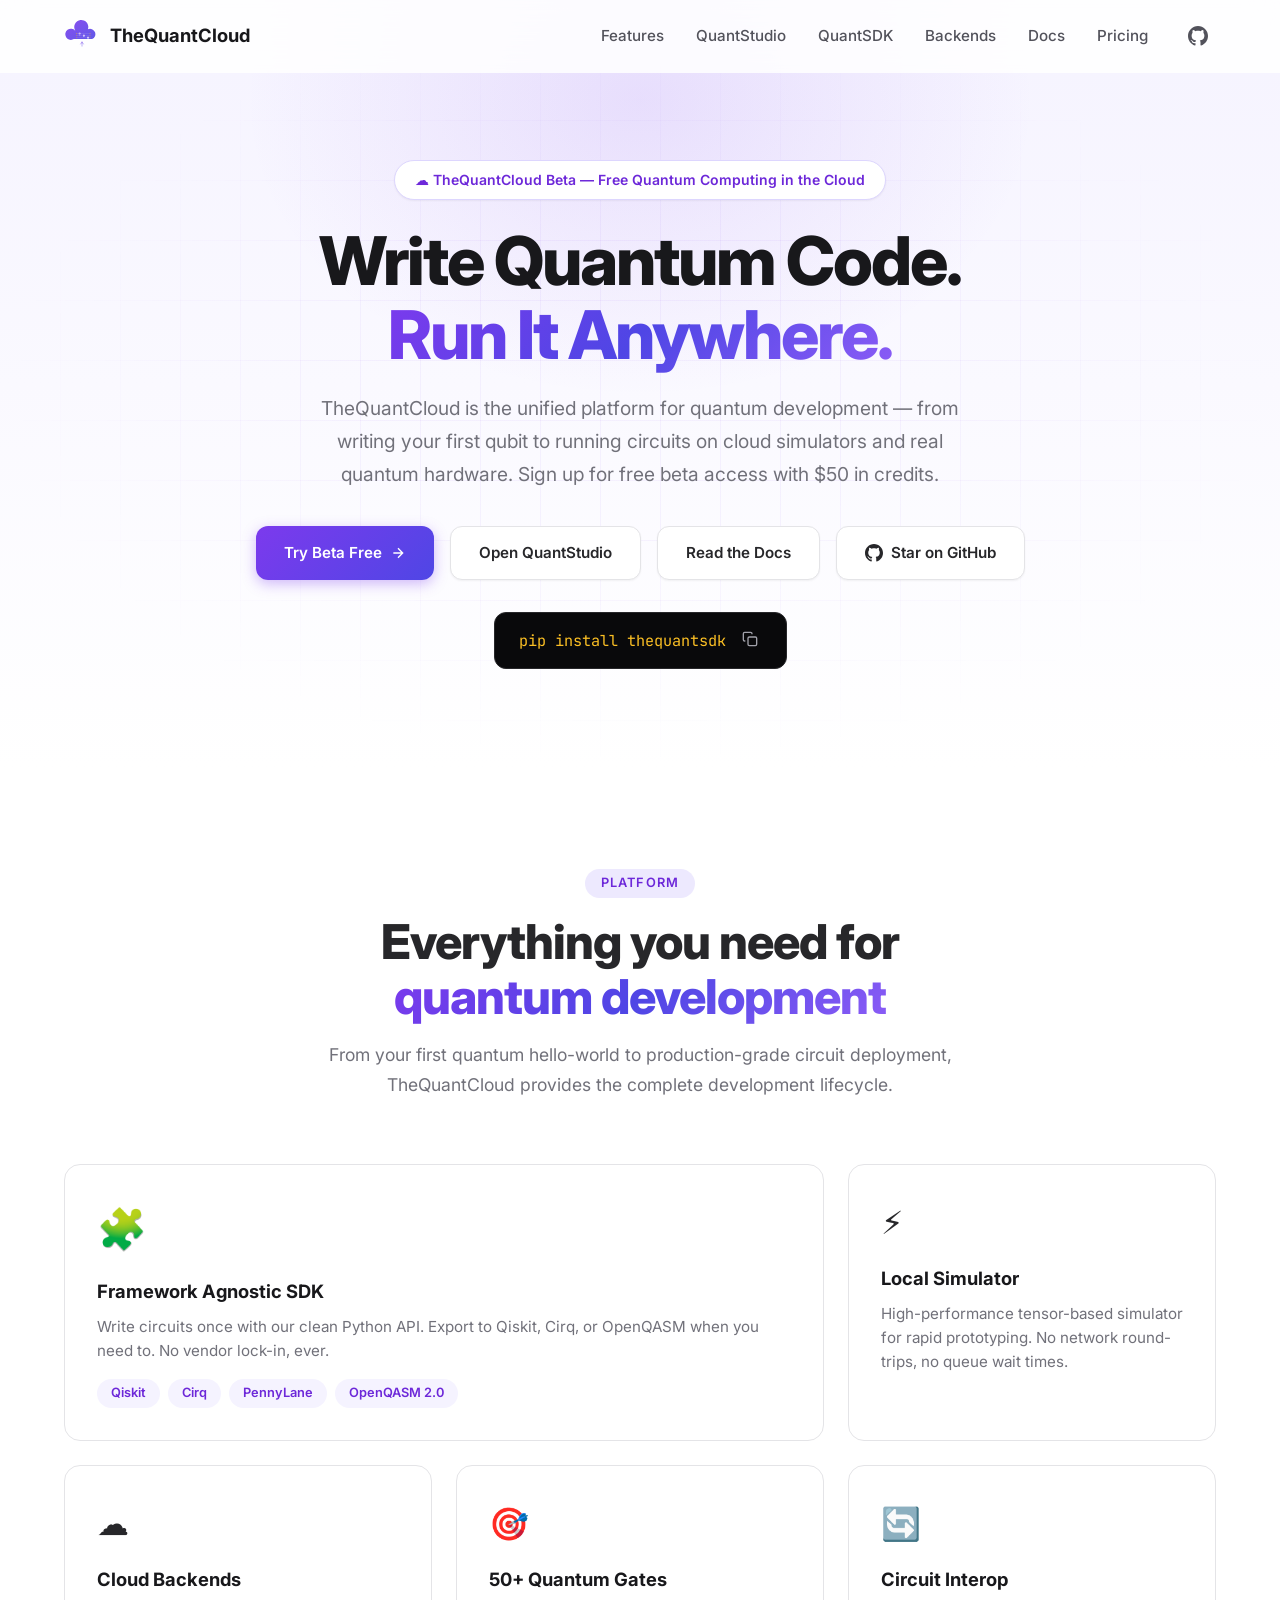
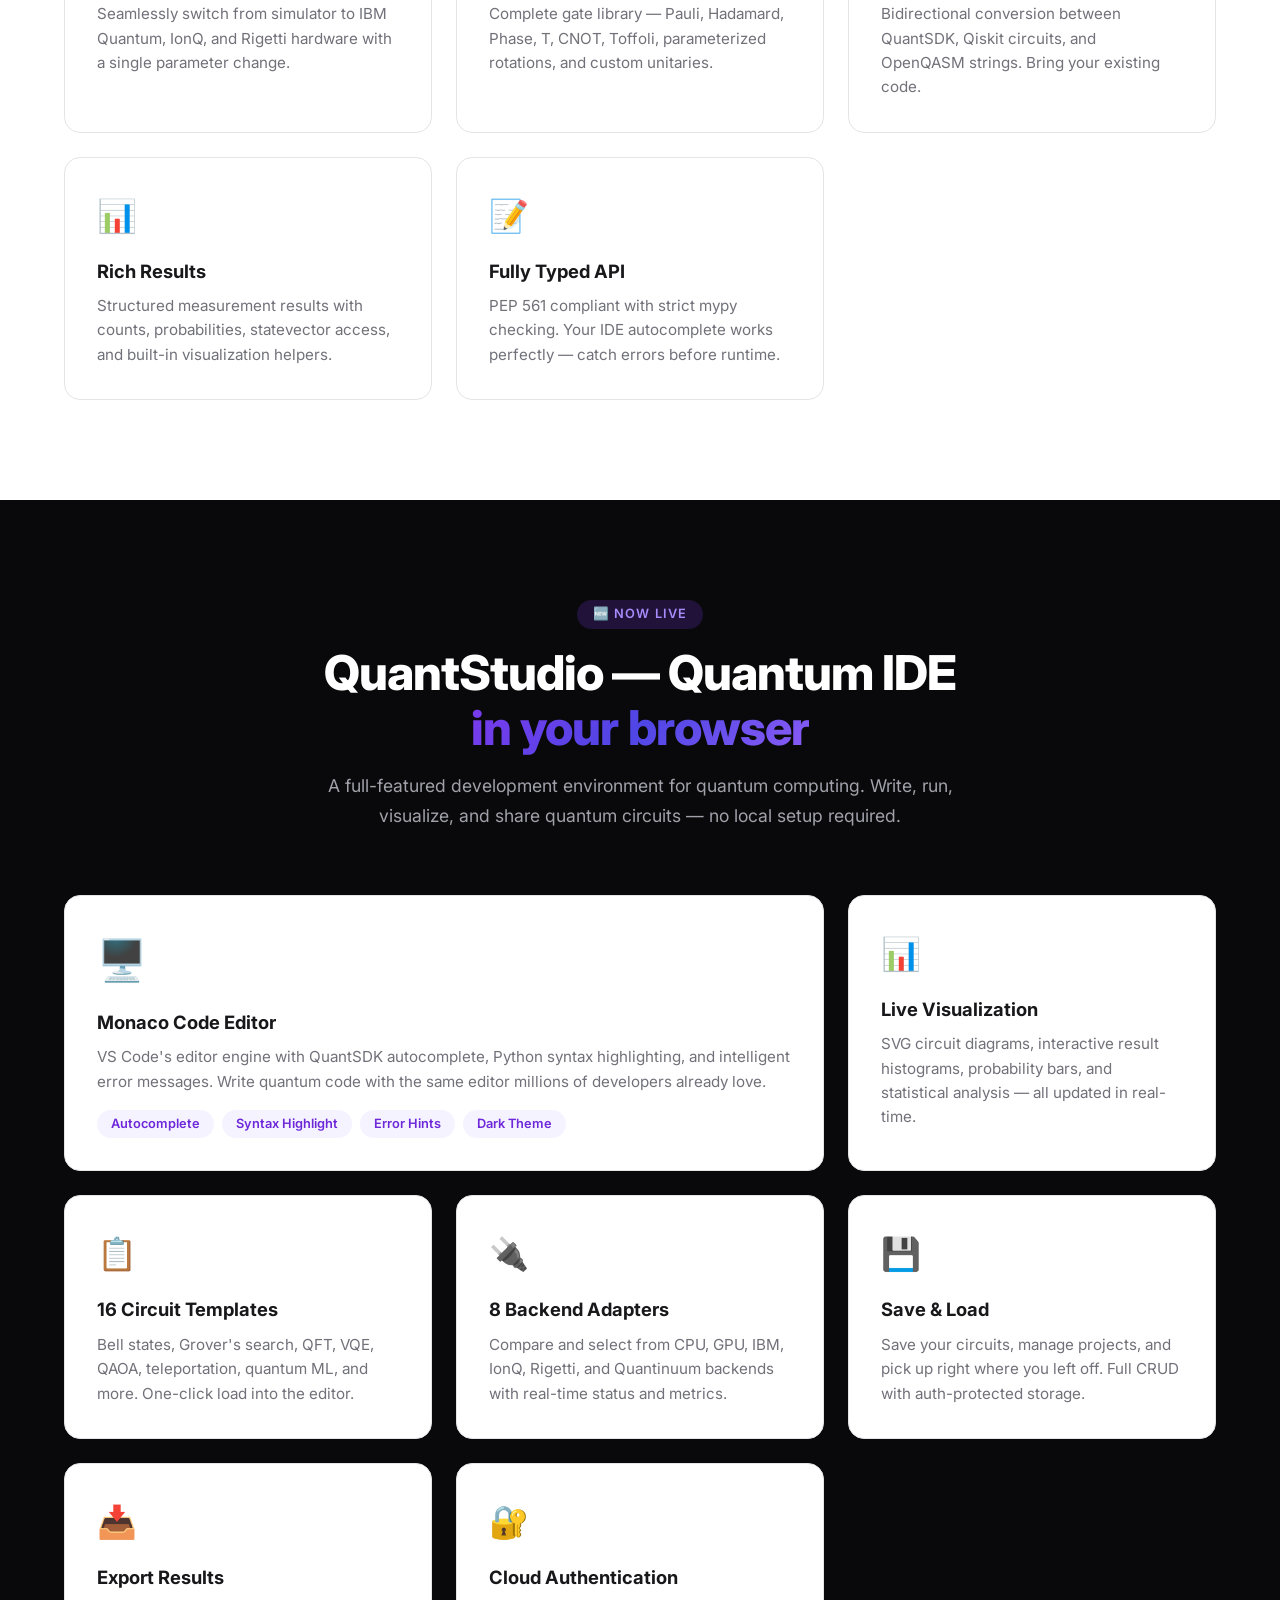
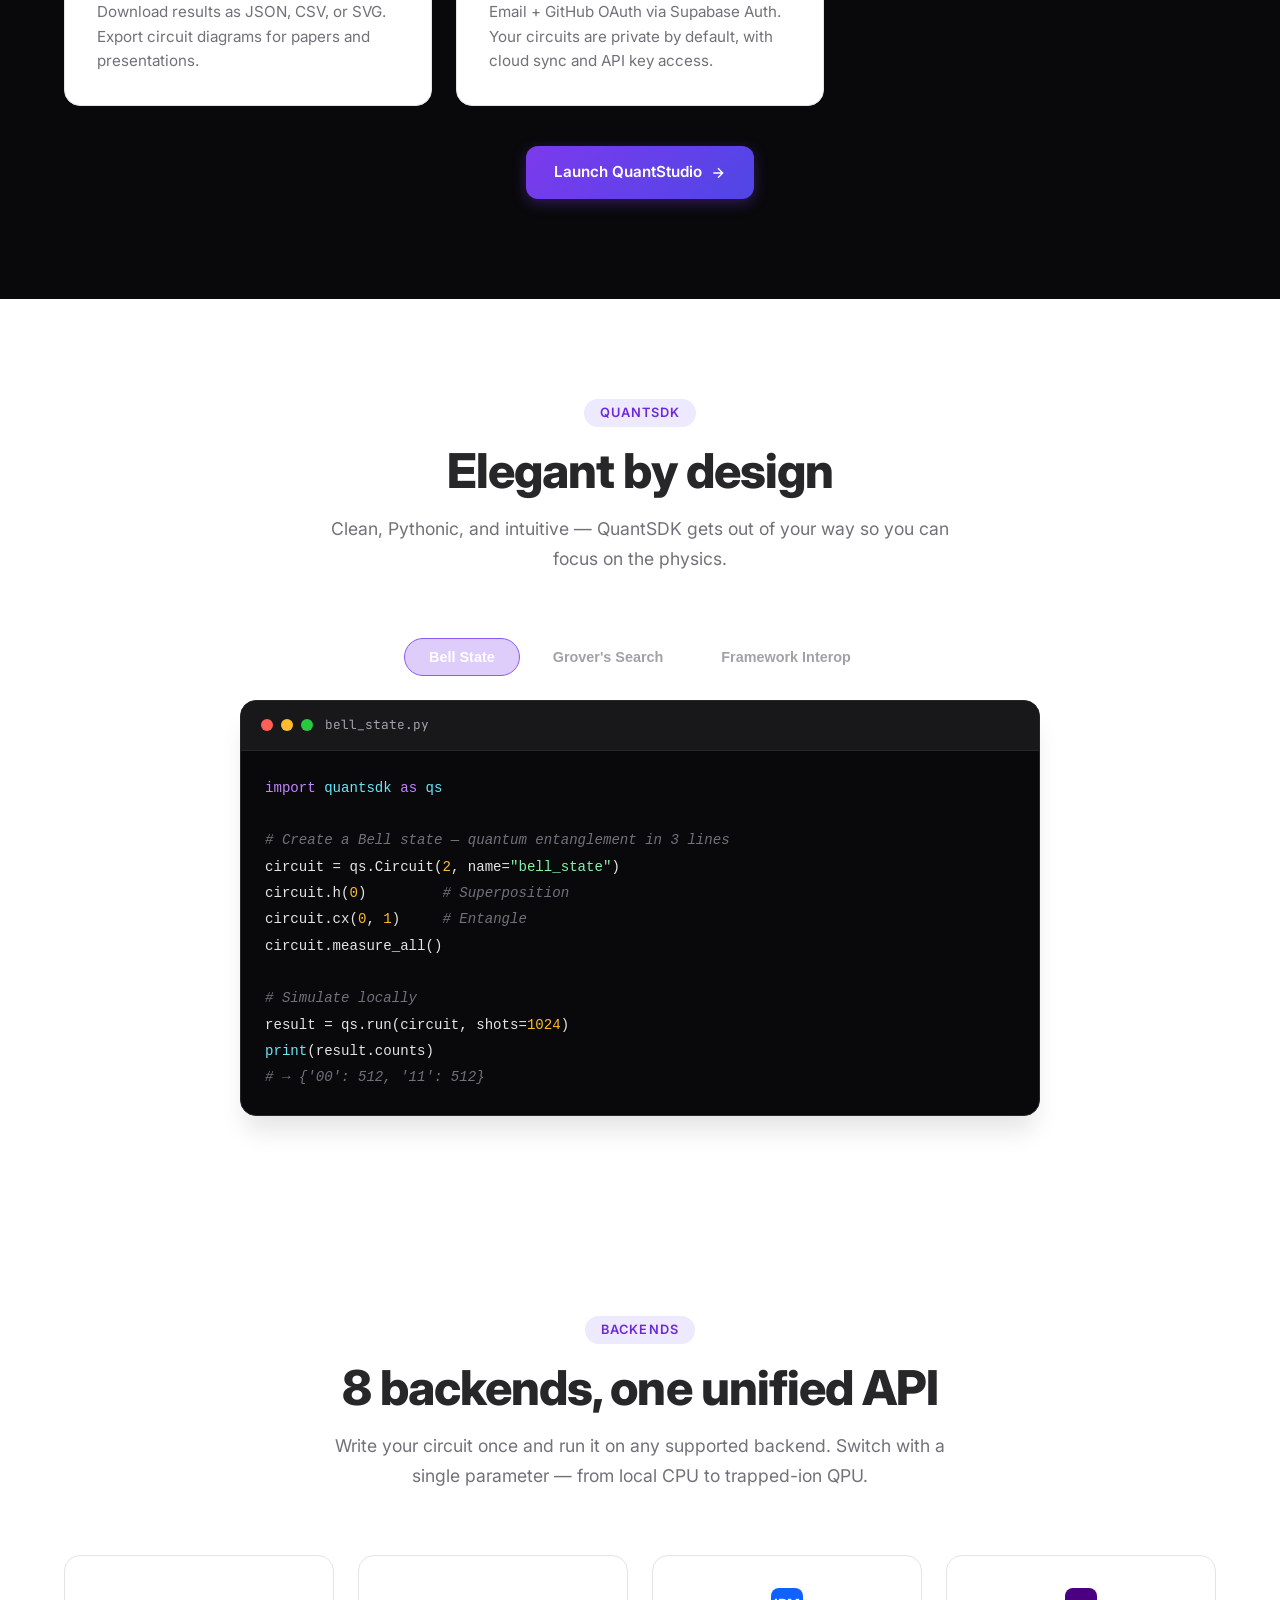
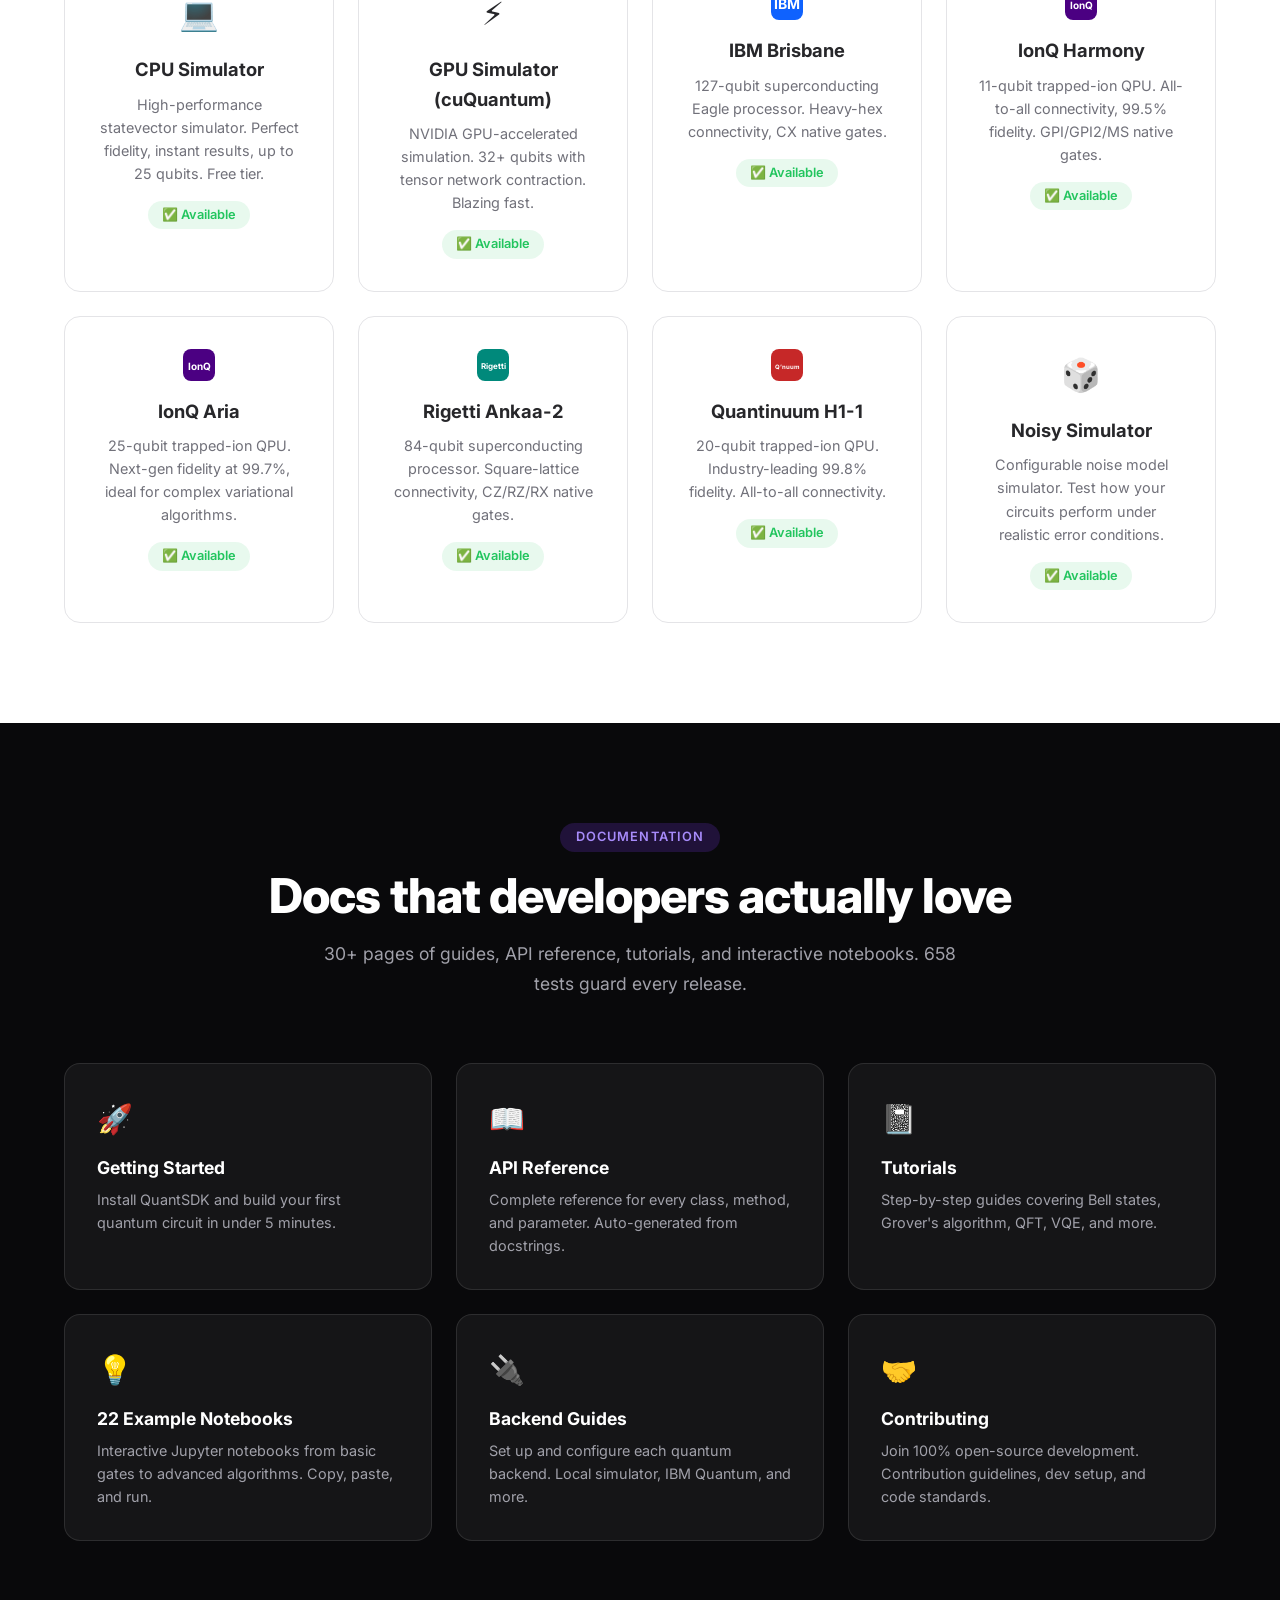
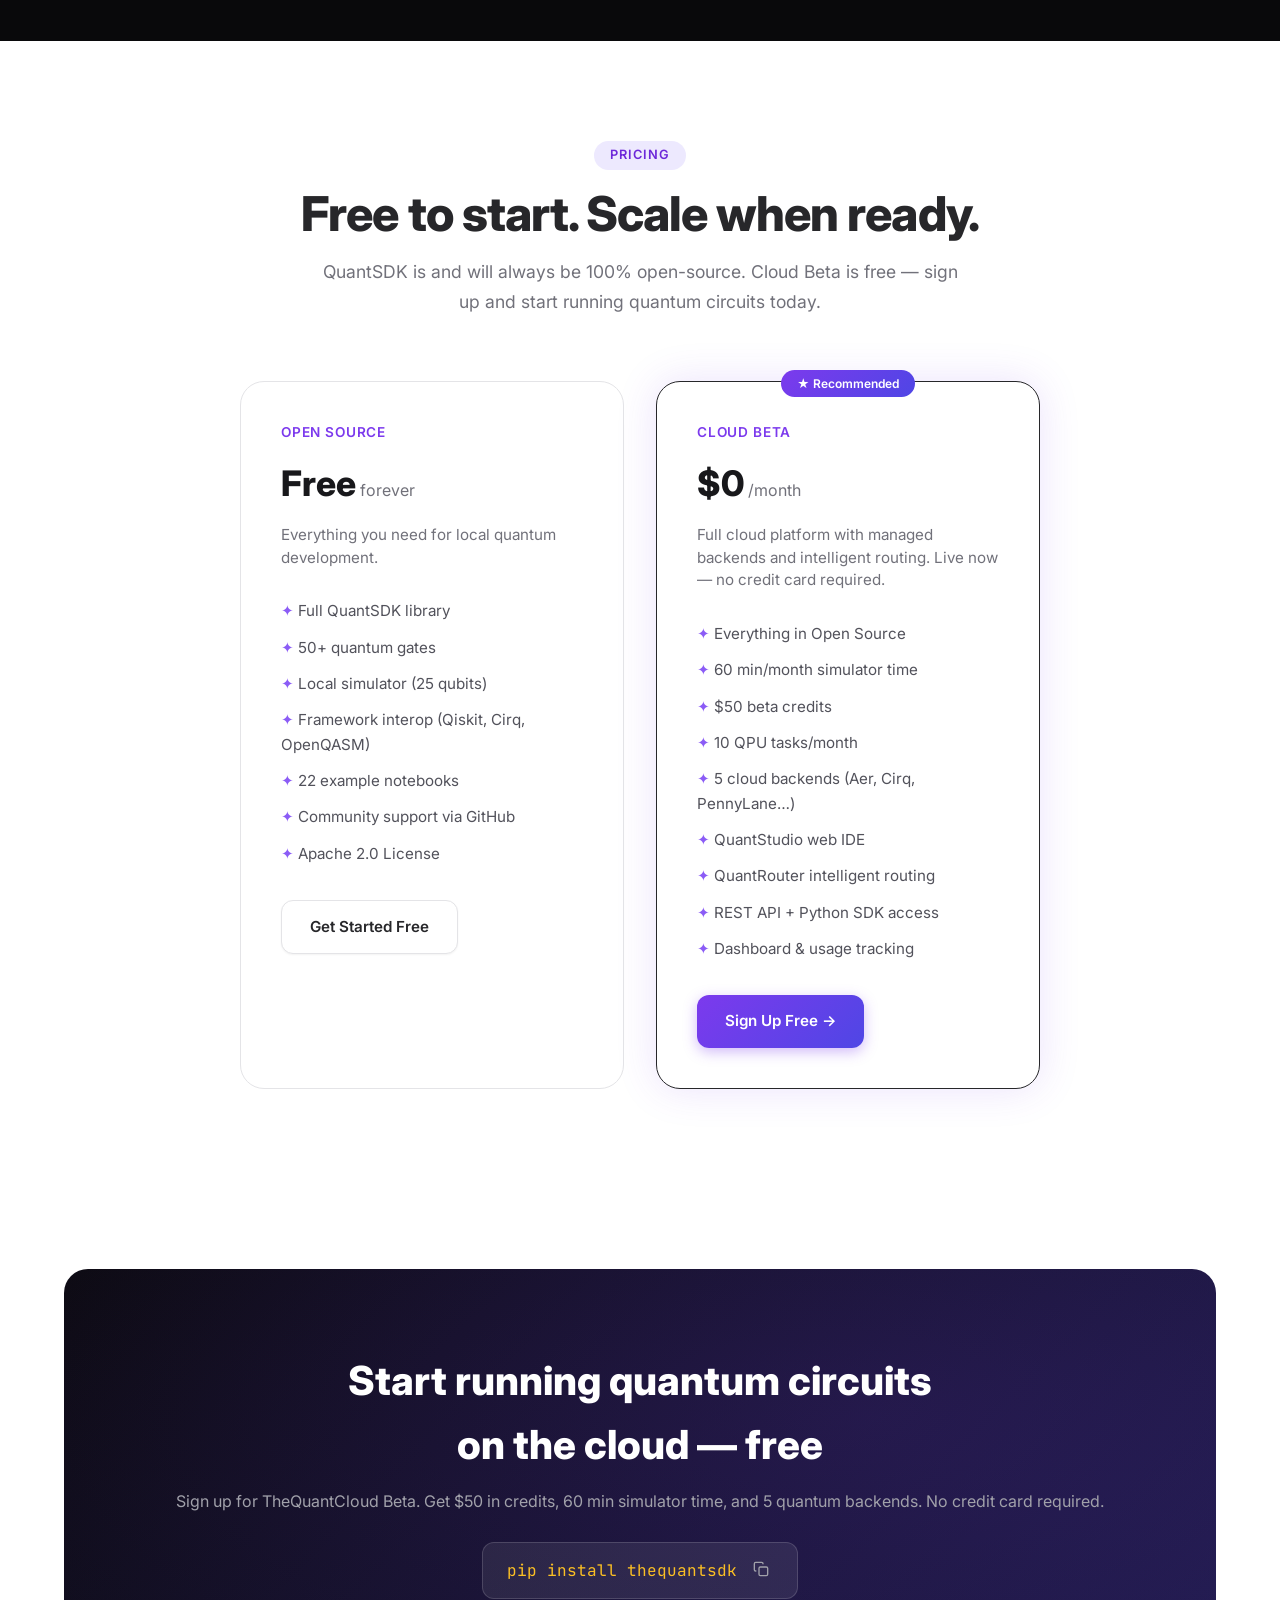
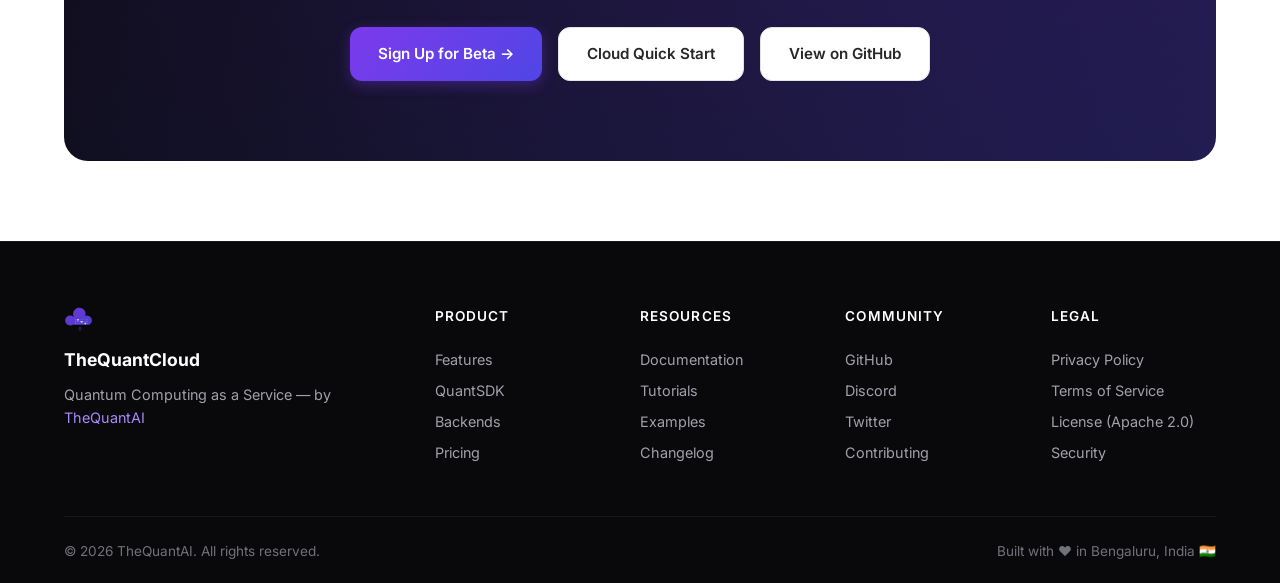
<file: index.html>
<!DOCTYPE html>
<html lang="en">
<head>
    <meta charset="UTF-8">
    <meta name="viewport" content="width=device-width, initial-scale=1.0">
    <title>TheQuantCloud — Quantum Computing as a Service</title>
    <meta name="description" content="Develop, simulate, and deploy quantum applications on a unified cloud platform. Open-source QuantSDK with 50+ gates, framework interop, and multi-backend orchestration.">
    <meta name="keywords" content="quantum computing, quantum cloud, quantum SDK, Qiskit, Cirq, PennyLane, quantum simulator, quantum backend">
    <meta name="author" content="TheQuantAI">

    <!-- Open Graph -->
    <meta property="og:title" content="TheQuantCloud — Quantum Computing as a Service">
    <meta property="og:description" content="Develop, simulate, and deploy quantum applications on a unified cloud platform.">
    <meta property="og:type" content="website">
    <meta property="og:url" content="https://thequantcloud.com">
    <meta property="og:image" content="https://thequantcloud.com/assets/og-image.png">
    <meta property="og:image:alt" content="TheQuantCloud — Write quantum code once, run it anywhere">

    <!-- Twitter Card -->
    <meta name="twitter:card" content="summary_large_image">
    <meta name="twitter:site" content="@TheQuantAI">
    <meta name="twitter:title" content="TheQuantCloud — Quantum Computing as a Service">
    <meta name="twitter:image" content="https://thequantcloud.com/assets/og-image.png">

    <link rel="icon" type="image/svg+xml" href="assets/favicon.svg">
    <link rel="preconnect" href="https://fonts.googleapis.com">
    <link rel="preconnect" href="https://fonts.gstatic.com" crossorigin>
    <link href="https://fonts.googleapis.com/css2?family=Inter:wght@400;500;600;700;800&family=JetBrains+Mono:wght@400;500&display=swap" rel="stylesheet">
    <link rel="stylesheet" href="style.css">
    <!-- Cloudflare Web Analytics --><script defer src='https://static.cloudflareinsights.com/beacon.min.js' data-cf-beacon='{"token": "c4b32c754ed54023b103a20264b13b97"}'></script><!-- End Cloudflare Web Analytics -->
</head>
<body>
    <!-- ─── Navigation ─── -->
    <nav class="nav" id="nav">
        <div class="container nav-inner">
            <a href="/" class="nav-logo">
                <img src="assets/logo-thequantcloud.svg" alt="TheQuantCloud" width="36" height="36">
                <span>TheQuantCloud</span>
            </a>
            <div class="nav-links" id="navLinks">
                <a href="#features">Features</a>
                <a href="#studio">QuantStudio</a>
                <a href="#sdk">QuantSDK</a>
                <a href="#backends">Backends</a>
                <a href="#docs">Docs</a>
                <a href="#pricing">Pricing</a>
                <a href="https://github.com/TheQuantAI/quantsdk" target="_blank" rel="noopener" class="nav-github">
                    <svg width="20" height="20" viewBox="0 0 24 24" fill="currentColor"><path d="M12 0c-6.626 0-12 5.373-12 12 0 5.302 3.438 9.8 8.207 11.387.599.111.793-.261.793-.577v-2.234c-3.338.726-4.033-1.416-4.033-1.416-.546-1.387-1.333-1.756-1.333-1.756-1.089-.745.083-.729.083-.729 1.205.084 1.839 1.237 1.839 1.237 1.07 1.834 2.807 1.304 3.492.997.107-.775.418-1.305.762-1.604-2.665-.305-5.467-1.334-5.467-5.931 0-1.311.469-2.381 1.236-3.221-.124-.303-.535-1.524.117-3.176 0 0 1.008-.322 3.301 1.23.957-.266 1.983-.399 3.003-.404 1.02.005 2.047.138 3.006.404 2.291-1.552 3.297-1.23 3.297-1.23.653 1.653.242 2.874.118 3.176.77.84 1.235 1.911 1.235 3.221 0 4.609-2.807 5.624-5.479 5.921.43.372.823 1.102.823 2.222v3.293c0 .319.192.694.801.576 4.765-1.589 8.199-6.086 8.199-11.386 0-6.627-5.373-12-12-12z"/></svg>
                </a>
            </div>
            <button class="nav-toggle" id="navToggle" aria-label="Menu">
                <span></span><span></span><span></span>
            </button>
        </div>
    </nav>

    <!-- ─── Hero ─── -->
    <section class="hero">
        <div class="hero-bg">
            <div class="hero-grid"></div>
            <div class="hero-glow"></div>
        </div>
        <div class="container hero-content">
            <div class="hero-badge">☁️ TheQuantCloud Beta — Free Quantum Computing in the Cloud</div>
            <h1>Write Quantum Code.<br><span class="gradient-text">Run It Anywhere.</span></h1>
            <p class="hero-subtitle">TheQuantCloud is the unified platform for quantum development — from writing your first qubit to running circuits on cloud simulators and real quantum hardware. Sign up for free beta access with $50 in credits.</p>
            <div class="hero-actions">
                <a href="https://studio.thequantcloud.com/signup" class="btn btn-primary" target="_blank" rel="noopener">
                    <span>Try Beta Free</span>
                    <svg width="16" height="16" viewBox="0 0 24 24" fill="none" stroke="currentColor" stroke-width="2"><path d="M5 12h14M12 5l7 7-7 7"/></svg>
                </a>
                <a href="https://studio.thequantcloud.com" class="btn btn-secondary" target="_blank" rel="noopener">
                    <span>Open QuantStudio</span>
                </a>
                <a href="https://docs.thequantcloud.com" class="btn btn-secondary">
                    <span>Read the Docs</span>
                </a>
                <a href="https://github.com/TheQuantAI/quantsdk" class="btn btn-secondary" target="_blank" rel="noopener">
                    <svg width="18" height="18" viewBox="0 0 24 24" fill="currentColor"><path d="M12 0c-6.626 0-12 5.373-12 12 0 5.302 3.438 9.8 8.207 11.387.599.111.793-.261.793-.577v-2.234c-3.338.726-4.033-1.416-4.033-1.416-.546-1.387-1.333-1.756-1.333-1.756-1.089-.745.083-.729.083-.729 1.205.084 1.839 1.237 1.839 1.237 1.07 1.834 2.807 1.304 3.492.997.107-.775.418-1.305.762-1.604-2.665-.305-5.467-1.334-5.467-5.931 0-1.311.469-2.381 1.236-3.221-.124-.303-.535-1.524.117-3.176 0 0 1.008-.322 3.301 1.23.957-.266 1.983-.399 3.003-.404 1.02.005 2.047.138 3.006.404 2.291-1.552 3.297-1.23 3.297-1.23.653 1.653.242 2.874.118 3.176.77.84 1.235 1.911 1.235 3.221 0 4.609-2.807 5.624-5.479 5.921.43.372.823 1.102.823 2.222v3.293c0 .319.192.694.801.576 4.765-1.589 8.199-6.086 8.199-11.386 0-6.627-5.373-12-12-12z"/></svg>
                    <span>Star on GitHub</span>
                </a>
            </div>
            <div class="install-bar">
                <code>pip install thequantsdk</code>
                <button class="copy-btn" title="Copy">
                    <svg width="16" height="16" viewBox="0 0 24 24" fill="none" stroke="currentColor" stroke-width="2"><rect x="9" y="9" width="13" height="13" rx="2"/><path d="M5 15H4a2 2 0 01-2-2V4a2 2 0 012-2h9a2 2 0 012 2v1"/></svg>
                </button>
            </div>
        </div>
    </section>

    <!-- ─── Features ─── -->
    <section class="section" id="features">
        <div class="container">
            <div class="section-header">
                <span class="section-tag">Platform</span>
                <h2>Everything you need for<br><span class="gradient-text">quantum development</span></h2>
                <p class="section-desc">From your first quantum hello-world to production-grade circuit deployment, TheQuantCloud provides the complete development lifecycle.</p>
            </div>
            <div class="features-grid">
                <div class="feature-card feature-card-large">
                    <div class="feature-icon-lg">🧩</div>
                    <h3>Framework Agnostic SDK</h3>
                    <p>Write circuits once with our clean Python API. Export to Qiskit, Cirq, or OpenQASM when you need to. No vendor lock-in, ever.</p>
                    <div class="feature-chip-row">
                        <span class="chip">Qiskit</span>
                        <span class="chip">Cirq</span>
                        <span class="chip">PennyLane</span>
                        <span class="chip">OpenQASM 2.0</span>
                    </div>
                </div>
                <div class="feature-card">
                    <div class="feature-icon">⚡</div>
                    <h3>Local Simulator</h3>
                    <p>High-performance tensor-based simulator for rapid prototyping. No network round-trips, no queue wait times.</p>
                </div>
                <div class="feature-card">
                    <div class="feature-icon">☁️</div>
                    <h3>Cloud Backends</h3>
                    <p>Seamlessly switch from simulator to IBM Quantum, IonQ, and Rigetti hardware with a single parameter change.</p>
                </div>
                <div class="feature-card">
                    <div class="feature-icon">🎯</div>
                    <h3>50+ Quantum Gates</h3>
                    <p>Complete gate library — Pauli, Hadamard, Phase, T, CNOT, Toffoli, parameterized rotations, and custom unitaries.</p>
                </div>
                <div class="feature-card">
                    <div class="feature-icon">🔄</div>
                    <h3>Circuit Interop</h3>
                    <p>Bidirectional conversion between QuantSDK, Qiskit circuits, and OpenQASM strings. Bring your existing code.</p>
                </div>
                <div class="feature-card">
                    <div class="feature-icon">📊</div>
                    <h3>Rich Results</h3>
                    <p>Structured measurement results with counts, probabilities, statevector access, and built-in visualization helpers.</p>
                </div>
                <div class="feature-card">
                    <div class="feature-icon">📝</div>
                    <h3>Fully Typed API</h3>
                    <p>PEP 561 compliant with strict mypy checking. Your IDE autocomplete works perfectly — catch errors before runtime.</p>
                </div>
            </div>
        </div>
    </section>

    <!-- ─── QuantStudio ─── -->
    <section class="section section-dark" id="studio">
        <div class="container">
            <div class="section-header">
                <span class="section-tag">🆕 Now Live</span>
                <h2>QuantStudio — Quantum IDE<br><span class="gradient-text">in your browser</span></h2>
                <p class="section-desc">A full-featured development environment for quantum computing. Write, run, visualize, and share quantum circuits — no local setup required.</p>
            </div>
            <div class="features-grid">
                <div class="feature-card feature-card-large">
                    <div class="feature-icon-lg">🖥️</div>
                    <h3>Monaco Code Editor</h3>
                    <p>VS Code's editor engine with QuantSDK autocomplete, Python syntax highlighting, and intelligent error messages. Write quantum code with the same editor millions of developers already love.</p>
                    <div class="feature-chip-row">
                        <span class="chip">Autocomplete</span>
                        <span class="chip">Syntax Highlight</span>
                        <span class="chip">Error Hints</span>
                        <span class="chip">Dark Theme</span>
                    </div>
                </div>
                <div class="feature-card">
                    <div class="feature-icon">📊</div>
                    <h3>Live Visualization</h3>
                    <p>SVG circuit diagrams, interactive result histograms, probability bars, and statistical analysis — all updated in real-time.</p>
                </div>
                <div class="feature-card">
                    <div class="feature-icon">📋</div>
                    <h3>16 Circuit Templates</h3>
                    <p>Bell states, Grover's search, QFT, VQE, QAOA, teleportation, quantum ML, and more. One-click load into the editor.</p>
                </div>
                <div class="feature-card">
                    <div class="feature-icon">🔌</div>
                    <h3>8 Backend Adapters</h3>
                    <p>Compare and select from CPU, GPU, IBM, IonQ, Rigetti, and Quantinuum backends with real-time status and metrics.</p>
                </div>
                <div class="feature-card">
                    <div class="feature-icon">💾</div>
                    <h3>Save & Load</h3>
                    <p>Save your circuits, manage projects, and pick up right where you left off. Full CRUD with auth-protected storage.</p>
                </div>
                <div class="feature-card">
                    <div class="feature-icon">📥</div>
                    <h3>Export Results</h3>
                    <p>Download results as JSON, CSV, or SVG. Export circuit diagrams for papers and presentations.</p>
                </div>
                <div class="feature-card">
                    <div class="feature-icon">🔐</div>
                    <h3>Cloud Authentication</h3>
                    <p>Email + GitHub OAuth via Supabase Auth. Your circuits are private by default, with cloud sync and API key access.</p>
                </div>
            </div>
            <div style="text-align:center;margin-top:2.5rem;">
                <a href="https://studio.thequantcloud.com" class="btn btn-primary" target="_blank" rel="noopener">
                    <span>Launch QuantStudio</span>
                    <svg width="16" height="16" viewBox="0 0 24 24" fill="none" stroke="currentColor" stroke-width="2"><path d="M5 12h14M12 5l7 7-7 7"/></svg>
                </a>
            </div>
        </div>
    </section>

    <!-- ─── SDK Showcase ─── -->
    <section class="section" id="sdk">
        <div class="container">
            <div class="section-header">
                <span class="section-tag">QuantSDK</span>
                <h2>Elegant by design</h2>
                <p class="section-desc">Clean, Pythonic, and intuitive — QuantSDK gets out of your way so you can focus on the physics.</p>
            </div>
            <div class="sdk-showcase">
                <!-- Tab 1: Bell State -->
                <div class="sdk-tabs">
                    <button class="sdk-tab active" data-tab="bell">Bell State</button>
                    <button class="sdk-tab" data-tab="grover">Grover's Search</button>
                    <button class="sdk-tab" data-tab="interop">Framework Interop</button>
                </div>
                <div class="sdk-panels">
                    <div class="sdk-panel active" id="panel-bell">
                        <div class="tech-code">
                            <div class="code-header">
                                <div class="code-dots"><span class="dot red"></span><span class="dot yellow"></span><span class="dot green"></span></div>
                                <span class="code-title">bell_state.py</span>
                            </div>
                            <pre class="code-block"><code><span class="kw">import</span> <span class="mod">quantsdk</span> <span class="kw">as</span> <span class="mod">qs</span>

<span class="cmt"># Create a Bell state — quantum entanglement in 3 lines</span>
circuit = qs.Circuit(<span class="num">2</span>, name=<span class="str">"bell_state"</span>)
circuit.h(<span class="num">0</span>)         <span class="cmt"># Superposition</span>
circuit.cx(<span class="num">0</span>, <span class="num">1</span>)     <span class="cmt"># Entangle</span>
circuit.measure_all()

<span class="cmt"># Simulate locally</span>
result = qs.run(circuit, shots=<span class="num">1024</span>)
<span class="fn">print</span>(result.counts)
<span class="cmt"># → {'00': 512, '11': 512}</span></code></pre>
                        </div>
                    </div>
                    <div class="sdk-panel" id="panel-grover">
                        <div class="tech-code">
                            <div class="code-header">
                                <div class="code-dots"><span class="dot red"></span><span class="dot yellow"></span><span class="dot green"></span></div>
                                <span class="code-title">grover_search.py</span>
                            </div>
                            <pre class="code-block"><code><span class="kw">import</span> <span class="mod">quantsdk</span> <span class="kw">as</span> <span class="mod">qs</span>

<span class="cmt"># Grover's algorithm — find |11⟩ in unsorted database</span>
qc = qs.Circuit(<span class="num">2</span>, name=<span class="str">"grover"</span>)

<span class="cmt"># Uniform superposition</span>
qc.h(<span class="num">0</span>); qc.h(<span class="num">1</span>)

<span class="cmt"># Oracle: mark |11⟩</span>
qc.cz(<span class="num">0</span>, <span class="num">1</span>)

<span class="cmt"># Diffusion operator</span>
qc.h(<span class="num">0</span>); qc.h(<span class="num">1</span>)
qc.z(<span class="num">0</span>); qc.z(<span class="num">1</span>)
qc.cz(<span class="num">0</span>, <span class="num">1</span>)
qc.h(<span class="num">0</span>); qc.h(<span class="num">1</span>)

qc.measure_all()
result = qs.run(qc, shots=<span class="num">1000</span>)
<span class="fn">print</span>(result.counts)  <span class="cmt"># |11⟩ amplified!</span></code></pre>
                        </div>
                    </div>
                    <div class="sdk-panel" id="panel-interop">
                        <div class="tech-code">
                            <div class="code-header">
                                <div class="code-dots"><span class="dot red"></span><span class="dot yellow"></span><span class="dot green"></span></div>
                                <span class="code-title">interop.py</span>
                            </div>
                            <pre class="code-block"><code><span class="kw">import</span> <span class="mod">quantsdk</span> <span class="kw">as</span> <span class="mod">qs</span>

circuit = qs.Circuit(<span class="num">2</span>)
circuit.h(<span class="num">0</span>)
circuit.cx(<span class="num">0</span>, <span class="num">1</span>)

<span class="cmt"># Export to Qiskit</span>
qiskit_circ = circuit.to_qiskit()

<span class="cmt"># Export to OpenQASM 2.0</span>
qasm = circuit.to_openqasm()

<span class="cmt"># Import from Qiskit</span>
imported = qs.Circuit.from_qiskit(qiskit_circ)

<span class="cmt"># Run on IBM Quantum hardware</span>
result = qs.run(circuit,
    backend=<span class="str">"ibm"</span>,
    device=<span class="str">"ibm_brisbane"</span>,
    shots=<span class="num">4096</span>
)</code></pre>
                        </div>
                    </div>
                </div>
            </div>
        </div>
    </section>

    <!-- ─── Backends ─── -->
    <section class="section" id="backends">
        <div class="container">
            <div class="section-header">
                <span class="section-tag">Backends</span>
                <h2>8 backends, one unified API</h2>
                <p class="section-desc">Write your circuit once and run it on any supported backend. Switch with a single parameter — from local CPU to trapped-ion QPU.</p>
            </div>
            <div class="backends-grid">
                <div class="backend-card">
                    <div class="backend-icon">💻</div>
                    <h3>CPU Simulator</h3>
                    <p>High-performance statevector simulator. Perfect fidelity, instant results, up to 25 qubits. Free tier.</p>
                    <span class="backend-status available">✅ Available</span>
                </div>
                <div class="backend-card">
                    <div class="backend-icon">⚡</div>
                    <h3>GPU Simulator (cuQuantum)</h3>
                    <p>NVIDIA GPU-accelerated simulation. 32+ qubits with tensor network contraction. Blazing fast.</p>
                    <span class="backend-status available">✅ Available</span>
                </div>
                <div class="backend-card">
                    <div class="backend-icon">
                        <svg width="32" height="32" viewBox="0 0 32 32" fill="none"><rect width="32" height="32" rx="8" fill="#0F62FE"/><text x="16" y="21" text-anchor="middle" font-size="14" font-weight="700" fill="white">IBM</text></svg>
                    </div>
                    <h3>IBM Brisbane</h3>
                    <p>127-qubit superconducting Eagle processor. Heavy-hex connectivity, CX native gates.</p>
                    <span class="backend-status available">✅ Available</span>
                </div>
                <div class="backend-card">
                    <div class="backend-icon">
                        <svg width="32" height="32" viewBox="0 0 32 32" fill="none"><rect width="32" height="32" rx="8" fill="#4B0082"/><text x="16" y="21" text-anchor="middle" font-size="10" font-weight="700" fill="white">IonQ</text></svg>
                    </div>
                    <h3>IonQ Harmony</h3>
                    <p>11-qubit trapped-ion QPU. All-to-all connectivity, 99.5% fidelity. GPI/GPI2/MS native gates.</p>
                    <span class="backend-status available">✅ Available</span>
                </div>
                <div class="backend-card">
                    <div class="backend-icon">
                        <svg width="32" height="32" viewBox="0 0 32 32" fill="none"><rect width="32" height="32" rx="8" fill="#4B0082"/><text x="16" y="21" text-anchor="middle" font-size="10" font-weight="700" fill="white">IonQ</text></svg>
                    </div>
                    <h3>IonQ Aria</h3>
                    <p>25-qubit trapped-ion QPU. Next-gen fidelity at 99.7%, ideal for complex variational algorithms.</p>
                    <span class="backend-status available">✅ Available</span>
                </div>
                <div class="backend-card">
                    <div class="backend-icon">
                        <svg width="32" height="32" viewBox="0 0 32 32" fill="none"><rect width="32" height="32" rx="8" fill="#00897B"/><text x="16" y="20" text-anchor="middle" font-size="8" font-weight="700" fill="white">Rigetti</text></svg>
                    </div>
                    <h3>Rigetti Ankaa-2</h3>
                    <p>84-qubit superconducting processor. Square-lattice connectivity, CZ/RZ/RX native gates.</p>
                    <span class="backend-status available">✅ Available</span>
                </div>
                <div class="backend-card">
                    <div class="backend-icon">
                        <svg width="32" height="32" viewBox="0 0 32 32" fill="none"><rect width="32" height="32" rx="8" fill="#C62828"/><text x="16" y="20" text-anchor="middle" font-size="6" font-weight="700" fill="white">Q’nuum</text></svg>
                    </div>
                    <h3>Quantinuum H1-1</h3>
                    <p>20-qubit trapped-ion QPU. Industry-leading 99.8% fidelity. All-to-all connectivity.</p>
                    <span class="backend-status available">✅ Available</span>
                </div>
                <div class="backend-card">
                    <div class="backend-icon">🎲</div>
                    <h3>Noisy Simulator</h3>
                    <p>Configurable noise model simulator. Test how your circuits perform under realistic error conditions.</p>
                    <span class="backend-status available">✅ Available</span>
                </div>
            </div>
        </div>
    </section>

    <!-- ─── Documentation ─── -->
    <section class="section section-dark" id="docs">
        <div class="container">
            <div class="section-header">
                <span class="section-tag">Documentation</span>
                <h2>Docs that developers actually love</h2>
                <p class="section-desc">30+ pages of guides, API reference, tutorials, and interactive notebooks. 658 tests guard every release.</p>
            </div>
            <div class="docs-grid">
                <a href="https://docs.thequantcloud.com/getting-started/" class="doc-card">
                    <div class="doc-icon">🚀</div>
                    <h3>Getting Started</h3>
                    <p>Install QuantSDK and build your first quantum circuit in under 5 minutes.</p>
                </a>
                <a href="https://docs.thequantcloud.com/api/" class="doc-card">
                    <div class="doc-icon">📖</div>
                    <h3>API Reference</h3>
                    <p>Complete reference for every class, method, and parameter. Auto-generated from docstrings.</p>
                </a>
                <a href="https://docs.thequantcloud.com/tutorials/" class="doc-card">
                    <div class="doc-icon">📓</div>
                    <h3>Tutorials</h3>
                    <p>Step-by-step guides covering Bell states, Grover's algorithm, QFT, VQE, and more.</p>
                </a>
                <a href="https://docs.thequantcloud.com/examples/" class="doc-card">
                    <div class="doc-icon">💡</div>
                    <h3>22 Example Notebooks</h3>
                    <p>Interactive Jupyter notebooks from basic gates to advanced algorithms. Copy, paste, and run.</p>
                </a>
                <a href="https://docs.thequantcloud.com/backends/" class="doc-card">
                    <div class="doc-icon">🔌</div>
                    <h3>Backend Guides</h3>
                    <p>Set up and configure each quantum backend. Local simulator, IBM Quantum, and more.</p>
                </a>
                <a href="https://docs.thequantcloud.com/contributing/" class="doc-card">
                    <div class="doc-icon">🤝</div>
                    <h3>Contributing</h3>
                    <p>Join 100% open-source development. Contribution guidelines, dev setup, and code standards.</p>
                </a>
            </div>
        </div>
    </section>

    <!-- ─── Pricing ─── -->
    <section class="section" id="pricing">
        <div class="container">
            <div class="section-header">
                <span class="section-tag">Pricing</span>
                <h2>Free to start. Scale when ready.</h2>
                <p class="section-desc">QuantSDK is and will always be 100% open-source. Cloud Beta is free — sign up and start running quantum circuits today.</p>
            </div>
            <div class="pricing-grid">
                <div class="pricing-card">
                    <div class="pricing-tier">Open Source</div>
                    <div class="pricing-price"><span class="price-amount">Free</span><span class="price-period">forever</span></div>
                    <p class="pricing-desc">Everything you need for local quantum development.</p>
                    <ul class="pricing-features">
                        <li>✦ Full QuantSDK library</li>
                        <li>✦ 50+ quantum gates</li>
                        <li>✦ Local simulator (25 qubits)</li>
                        <li>✦ Framework interop (Qiskit, Cirq, OpenQASM)</li>
                        <li>✦ 22 example notebooks</li>
                        <li>✦ Community support via GitHub</li>
                        <li>✦ Apache 2.0 License</li>
                    </ul>
                    <a href="https://github.com/TheQuantAI/quantsdk" class="btn btn-secondary" target="_blank" rel="noopener">Get Started Free</a>
                </div>
                <div class="pricing-card pricing-card-featured">
                    <div class="pricing-tier">Cloud Beta</div>
                    <div class="pricing-price"><span class="price-amount">$0</span><span class="price-period">/month</span></div>
                    <p class="pricing-desc">Full cloud platform with managed backends and intelligent routing. Live now — no credit card required.</p>
                    <ul class="pricing-features">
                        <li>✦ Everything in Open Source</li>
                        <li>✦ 60 min/month simulator time</li>
                        <li>✦ $50 beta credits</li>
                        <li>✦ 10 QPU tasks/month</li>
                        <li>✦ 5 cloud backends (Aer, Cirq, PennyLane…)</li>
                        <li>✦ QuantStudio web IDE</li>
                        <li>✦ QuantRouter intelligent routing</li>
                        <li>✦ REST API + Python SDK access</li>
                        <li>✦ Dashboard & usage tracking</li>
                    </ul>
                    <a href="https://studio.thequantcloud.com/signup" class="btn btn-primary" target="_blank" rel="noopener">Sign Up Free →</a>
                </div>
            </div>
        </div>
    </section>

    <!-- ─── CTA ─── -->
    <section class="section cta-section">
        <div class="container">
            <div class="cta-inner">
                <h2>Start running quantum circuits<br>on the cloud — free</h2>
                <p>Sign up for TheQuantCloud Beta. Get $50 in credits, 60 min simulator time, and 5 quantum backends. No credit card required.</p>
                <div class="cta-install">
                    <code>pip install thequantsdk</code>
                    <button class="copy-btn" title="Copy">
                        <svg width="16" height="16" viewBox="0 0 24 24" fill="none" stroke="currentColor" stroke-width="2"><rect x="9" y="9" width="13" height="13" rx="2"/><path d="M5 15H4a2 2 0 01-2-2V4a2 2 0 012-2h9a2 2 0 012 2v1"/></svg>
                    </button>
                </div>
                <div class="cta-actions">
                    <a href="https://studio.thequantcloud.com/signup" class="btn btn-primary" target="_blank" rel="noopener">Sign Up for Beta →</a>
                    <a href="https://docs.thequantcloud.com/getting-started/cloud-quickstart/" class="btn btn-secondary">Cloud Quick Start</a>
                    <a href="https://github.com/TheQuantAI/quantsdk" class="btn btn-secondary" target="_blank" rel="noopener">View on GitHub</a>
                </div>
            </div>
        </div>
    </section>

    <!-- ─── Footer ─── -->
    <footer class="footer">
        <div class="container">
            <div class="footer-grid">
                <div class="footer-brand">
                    <img src="assets/logo-thequantcloud.svg" alt="TheQuantCloud" width="32" height="32">
                    <span>TheQuantCloud</span>
                    <p>Quantum Computing as a Service — by <a href="https://thequantai.in" style="color:var(--violet-400);text-decoration:none;">TheQuantAI</a></p>
                </div>
                <div class="footer-col">
                    <h5>Product</h5>
                    <a href="#features">Features</a>
                    <a href="#sdk">QuantSDK</a>
                    <a href="#backends">Backends</a>
                    <a href="#pricing">Pricing</a>
                </div>
                <div class="footer-col">
                    <h5>Resources</h5>
                    <a href="https://docs.thequantcloud.com">Documentation</a>
                    <a href="https://docs.thequantcloud.com/tutorials/">Tutorials</a>
                    <a href="https://docs.thequantcloud.com/examples/">Examples</a>
                    <a href="https://docs.thequantcloud.com/changelog/">Changelog</a>
                </div>
                <div class="footer-col">
                    <h5>Community</h5>
                    <a href="https://github.com/TheQuantAI" target="_blank" rel="noopener">GitHub</a>
                    <a href="https://discord.gg/uTEW77Kcj4" target="_blank" rel="noopener">Discord</a>
                    <a href="https://twitter.com/TheQuantAI" target="_blank" rel="noopener">Twitter</a>
                    <a href="https://docs.thequantcloud.com/contributing/">Contributing</a>
                </div>
                <div class="footer-col">
                    <h5>Legal</h5>
                    <a href="/privacy">Privacy Policy</a>
                    <a href="/terms">Terms of Service</a>
                    <a href="https://github.com/TheQuantAI/quantsdk/blob/main/LICENSE">License (Apache 2.0)</a>
                    <a href="mailto:security@thequantai.in">Security</a>
                </div>
            </div>
            <div class="footer-bottom">
                <p>&copy; 2026 TheQuantAI. All rights reserved.</p>
                <p>Built with ❤️ in Bengaluru, India 🇮🇳</p>
            </div>
        </div>
    </footer>

    <script src="script.js"></script>
</body>
</html>
</file>
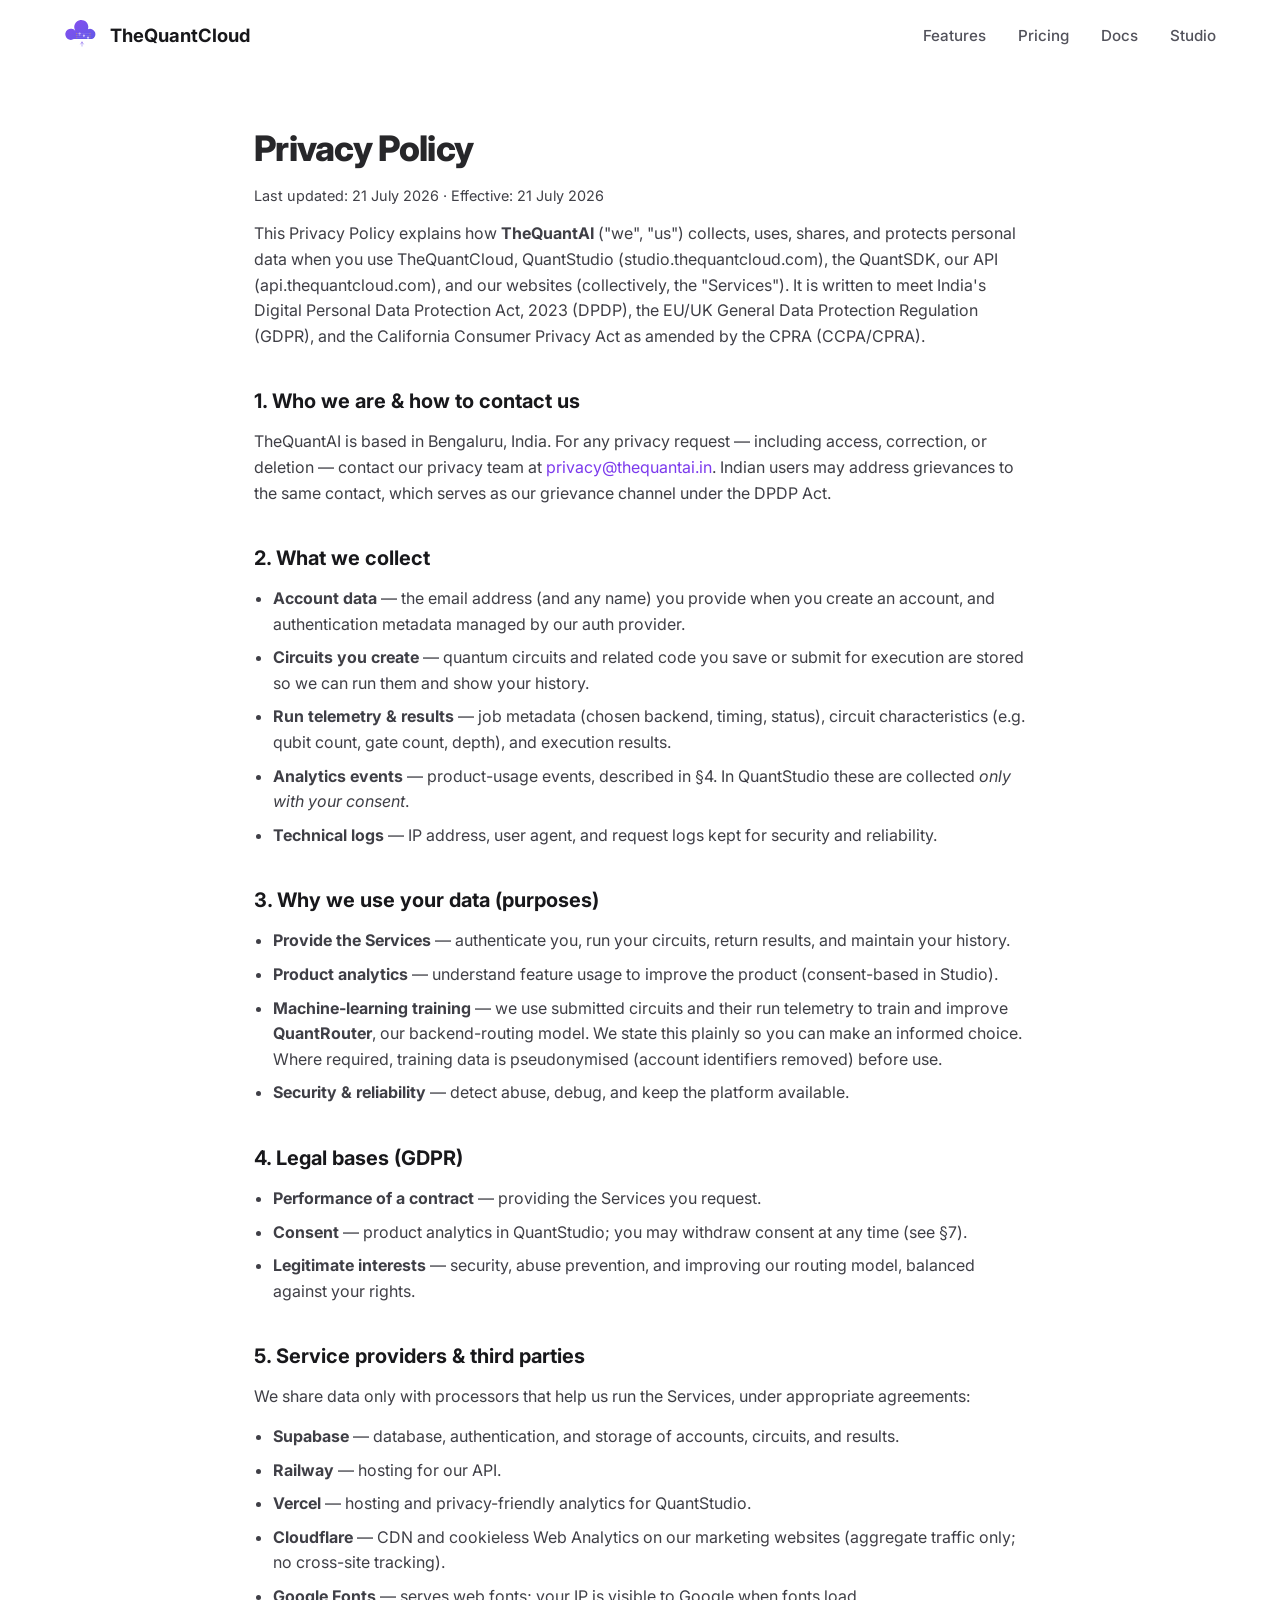
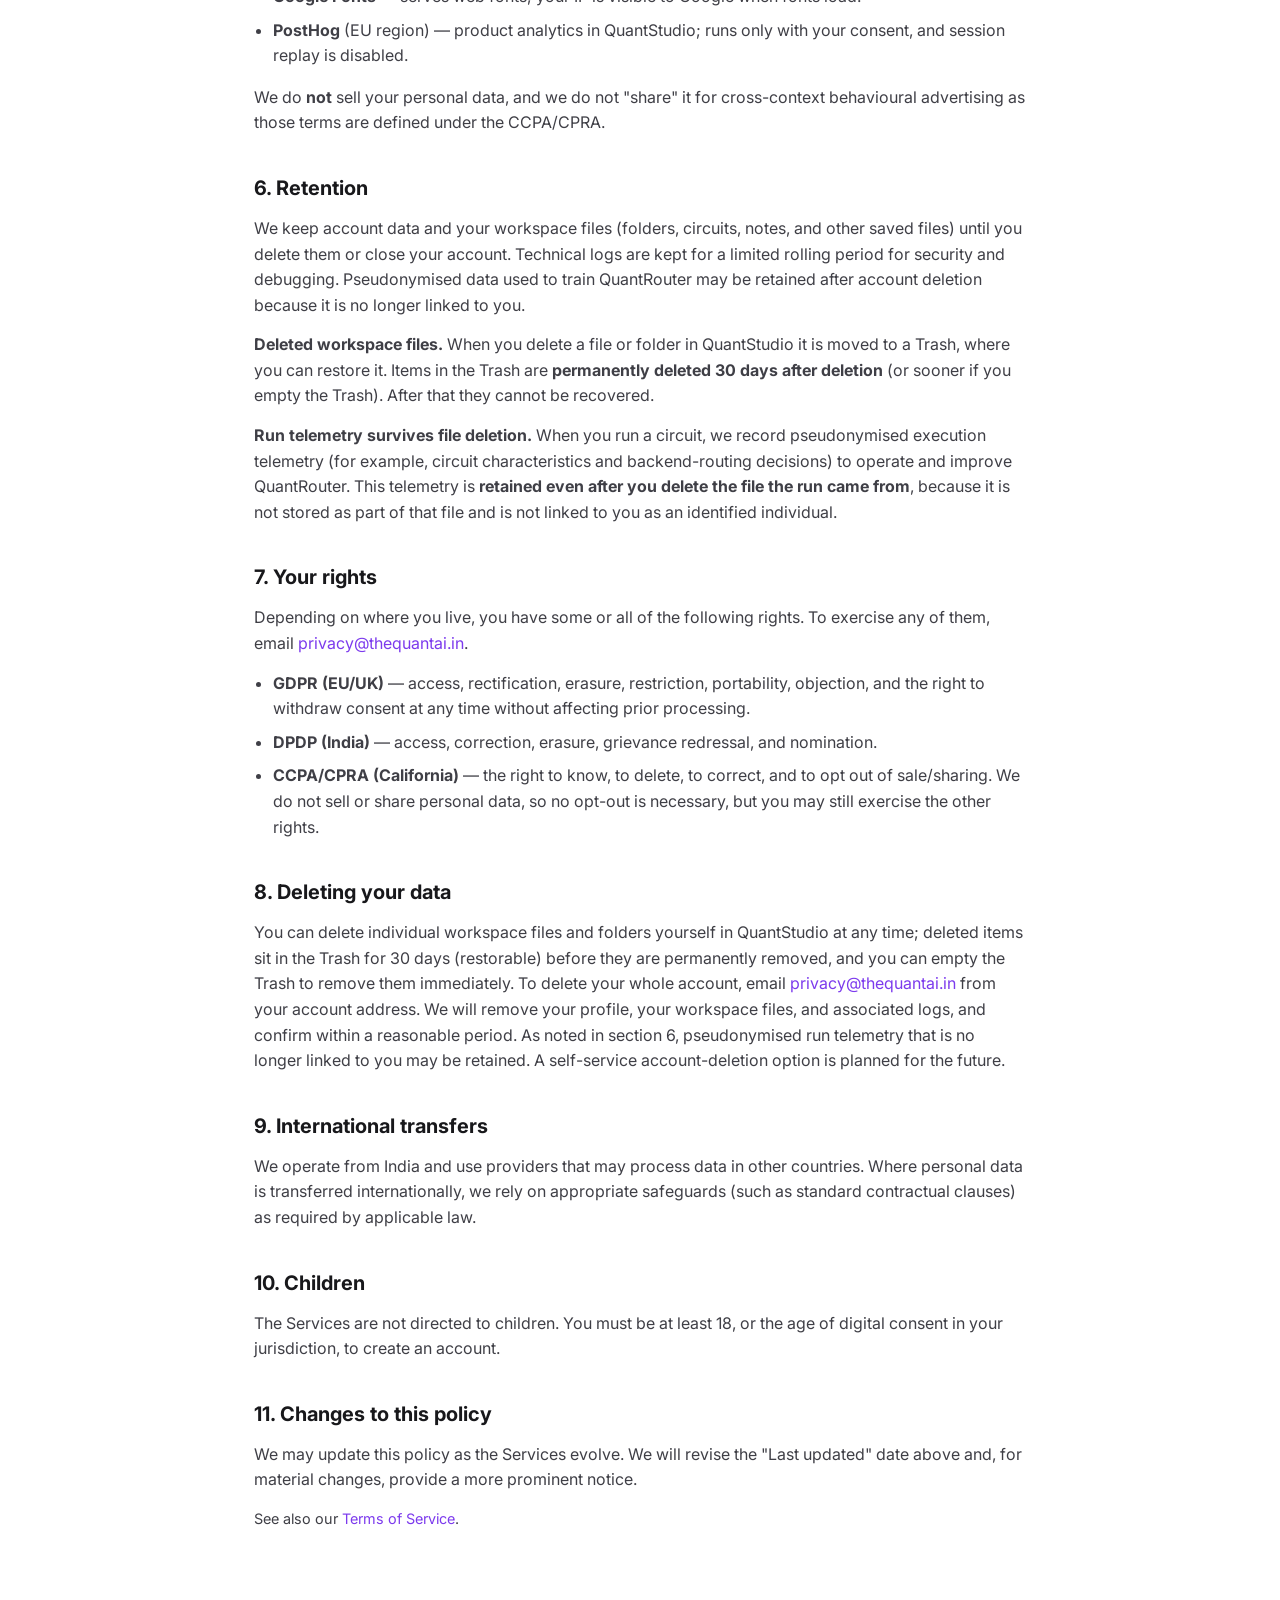
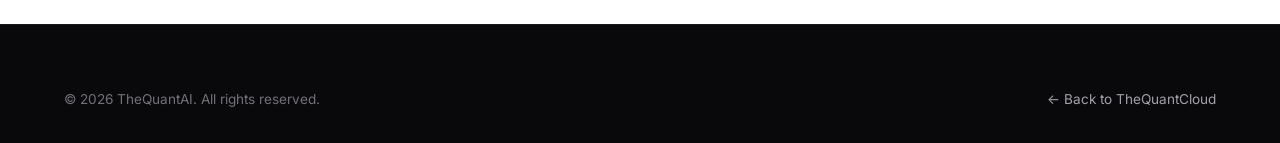
<file: privacy.html>
<!DOCTYPE html>
<html lang="en">
<head>
    <meta charset="UTF-8">
    <meta name="viewport" content="width=device-width, initial-scale=1.0">
    <title>Privacy Policy — TheQuantCloud</title>
    <meta name="description" content="How TheQuantAI collects, uses, and protects your data across TheQuantCloud, QuantStudio, and QuantSDK — including analytics consent and QuantRouter ML training.">
    <meta name="robots" content="index, follow">

    <link rel="icon" type="image/svg+xml" href="assets/favicon.svg">
    <link rel="preconnect" href="https://fonts.googleapis.com">
    <link rel="preconnect" href="https://fonts.gstatic.com" crossorigin>
    <link href="https://fonts.googleapis.com/css2?family=Inter:wght@400;500;600;700;800&family=JetBrains+Mono:wght@400;500&display=swap" rel="stylesheet">
    <link rel="stylesheet" href="style.css">
    <!-- Cloudflare Web Analytics --><script defer src='https://static.cloudflareinsights.com/beacon.min.js' data-cf-beacon='{"token": "c4b32c754ed54023b103a20264b13b97"}'></script><!-- End Cloudflare Web Analytics -->
</head>
<body>
    <!-- ─── Navigation ─── -->
    <nav class="nav" id="nav">
        <div class="container nav-inner">
            <a href="/" class="nav-logo">
                <img src="assets/logo-thequantcloud.svg" alt="TheQuantCloud" width="36" height="36">
                <span>TheQuantCloud</span>
            </a>
            <div class="nav-links" id="navLinks">
                <a href="/#features">Features</a>
                <a href="/#pricing">Pricing</a>
                <a href="https://docs.thequantcloud.com">Docs</a>
                <a href="https://studio.thequantcloud.com">Studio</a>
            </div>
        </div>
    </nav>

    <!-- ─── Legal content ─── -->
    <main class="container legal">
        <h1>Privacy Policy</h1>
        <p class="legal-meta">Last updated: 21 July 2026 · Effective: 21 July 2026</p>

        <p>This Privacy Policy explains how <strong>TheQuantAI</strong> ("we", "us") collects, uses, shares, and protects personal data when you use TheQuantCloud, QuantStudio (studio.thequantcloud.com), the QuantSDK, our API (api.thequantcloud.com), and our websites (collectively, the "Services"). It is written to meet India's Digital Personal Data Protection Act, 2023 (DPDP), the EU/UK General Data Protection Regulation (GDPR), and the California Consumer Privacy Act as amended by the CPRA (CCPA/CPRA).</p>

        <h2>1. Who we are &amp; how to contact us</h2>
        <p>TheQuantAI is based in Bengaluru, India. For any privacy request — including access, correction, or deletion — contact our privacy team at <a href="mailto:privacy@thequantai.in">privacy@thequantai.in</a>. Indian users may address grievances to the same contact, which serves as our grievance channel under the DPDP Act.</p>

        <h2>2. What we collect</h2>
        <ul>
            <li><strong>Account data</strong> — the email address (and any name) you provide when you create an account, and authentication metadata managed by our auth provider.</li>
            <li><strong>Circuits you create</strong> — quantum circuits and related code you save or submit for execution are stored so we can run them and show your history.</li>
            <li><strong>Run telemetry &amp; results</strong> — job metadata (chosen backend, timing, status), circuit characteristics (e.g. qubit count, gate count, depth), and execution results.</li>
            <li><strong>Analytics events</strong> — product-usage events, described in §4. In QuantStudio these are collected <em>only with your consent</em>.</li>
            <li><strong>Technical logs</strong> — IP address, user agent, and request logs kept for security and reliability.</li>
        </ul>

        <h2>3. Why we use your data (purposes)</h2>
        <ul>
            <li><strong>Provide the Services</strong> — authenticate you, run your circuits, return results, and maintain your history.</li>
            <li><strong>Product analytics</strong> — understand feature usage to improve the product (consent-based in Studio).</li>
            <li><strong>Machine-learning training</strong> — we use submitted circuits and their run telemetry to train and improve <strong>QuantRouter</strong>, our backend-routing model. We state this plainly so you can make an informed choice. Where required, training data is pseudonymised (account identifiers removed) before use.</li>
            <li><strong>Security &amp; reliability</strong> — detect abuse, debug, and keep the platform available.</li>
        </ul>

        <h2>4. Legal bases (GDPR)</h2>
        <ul>
            <li><strong>Performance of a contract</strong> — providing the Services you request.</li>
            <li><strong>Consent</strong> — product analytics in QuantStudio; you may withdraw consent at any time (see §7).</li>
            <li><strong>Legitimate interests</strong> — security, abuse prevention, and improving our routing model, balanced against your rights.</li>
        </ul>

        <h2>5. Service providers &amp; third parties</h2>
        <p>We share data only with processors that help us run the Services, under appropriate agreements:</p>
        <ul>
            <li><strong>Supabase</strong> — database, authentication, and storage of accounts, circuits, and results.</li>
            <li><strong>Railway</strong> — hosting for our API.</li>
            <li><strong>Vercel</strong> — hosting and privacy-friendly analytics for QuantStudio.</li>
            <li><strong>Cloudflare</strong> — CDN and cookieless Web Analytics on our marketing websites (aggregate traffic only; no cross-site tracking).</li>
            <li><strong>Google Fonts</strong> — serves web fonts; your IP is visible to Google when fonts load.</li>
            <li><strong>PostHog</strong> (EU region) — product analytics in QuantStudio; runs only with your consent, and session replay is disabled.</li>
        </ul>
        <p>We do <strong>not</strong> sell your personal data, and we do not "share" it for cross-context behavioural advertising as those terms are defined under the CCPA/CPRA.</p>

        <h2>6. Retention</h2>
        <p>We keep account data and your workspace files (folders, circuits, notes, and other saved files) until you delete them or close your account. Technical logs are kept for a limited rolling period for security and debugging. Pseudonymised data used to train QuantRouter may be retained after account deletion because it is no longer linked to you.</p>
        <p><strong>Deleted workspace files.</strong> When you delete a file or folder in QuantStudio it is moved to a Trash, where you can restore it. Items in the Trash are <strong>permanently deleted 30 days after deletion</strong> (or sooner if you empty the Trash). After that they cannot be recovered.</p>
        <p><strong>Run telemetry survives file deletion.</strong> When you run a circuit, we record pseudonymised execution telemetry (for example, circuit characteristics and backend-routing decisions) to operate and improve QuantRouter. This telemetry is <strong>retained even after you delete the file the run came from</strong>, because it is not stored as part of that file and is not linked to you as an identified individual.</p>

        <h2>7. Your rights</h2>
        <p>Depending on where you live, you have some or all of the following rights. To exercise any of them, email <a href="mailto:privacy@thequantai.in">privacy@thequantai.in</a>.</p>
        <ul>
            <li><strong>GDPR (EU/UK)</strong> — access, rectification, erasure, restriction, portability, objection, and the right to withdraw consent at any time without affecting prior processing.</li>
            <li><strong>DPDP (India)</strong> — access, correction, erasure, grievance redressal, and nomination.</li>
            <li><strong>CCPA/CPRA (California)</strong> — the right to know, to delete, to correct, and to opt out of sale/sharing. We do not sell or share personal data, so no opt-out is necessary, but you may still exercise the other rights.</li>
        </ul>

        <h2>8. Deleting your data</h2>
        <p>You can delete individual workspace files and folders yourself in QuantStudio at any time; deleted items sit in the Trash for 30 days (restorable) before they are permanently removed, and you can empty the Trash to remove them immediately. To delete your whole account, email <a href="mailto:privacy@thequantai.in">privacy@thequantai.in</a> from your account address. We will remove your profile, your workspace files, and associated logs, and confirm within a reasonable period. As noted in section 6, pseudonymised run telemetry that is no longer linked to you may be retained. A self-service account-deletion option is planned for the future.</p>

        <h2>9. International transfers</h2>
        <p>We operate from India and use providers that may process data in other countries. Where personal data is transferred internationally, we rely on appropriate safeguards (such as standard contractual clauses) as required by applicable law.</p>

        <h2>10. Children</h2>
        <p>The Services are not directed to children. You must be at least 18, or the age of digital consent in your jurisdiction, to create an account.</p>

        <h2>11. Changes to this policy</h2>
        <p>We may update this policy as the Services evolve. We will revise the "Last updated" date above and, for material changes, provide a more prominent notice.</p>

        <p class="legal-meta">See also our <a href="/terms">Terms of Service</a>.</p>
    </main>

    <!-- ─── Footer ─── -->
    <footer class="footer">
        <div class="container">
            <div class="footer-bottom" style="border-top:none;padding-top:0;">
                <p>&copy; 2026 TheQuantAI. All rights reserved.</p>
                <p><a href="/" style="color:var(--gray-400);text-decoration:none;">← Back to TheQuantCloud</a></p>
            </div>
        </div>
    </footer>
</body>
</html>
</file>
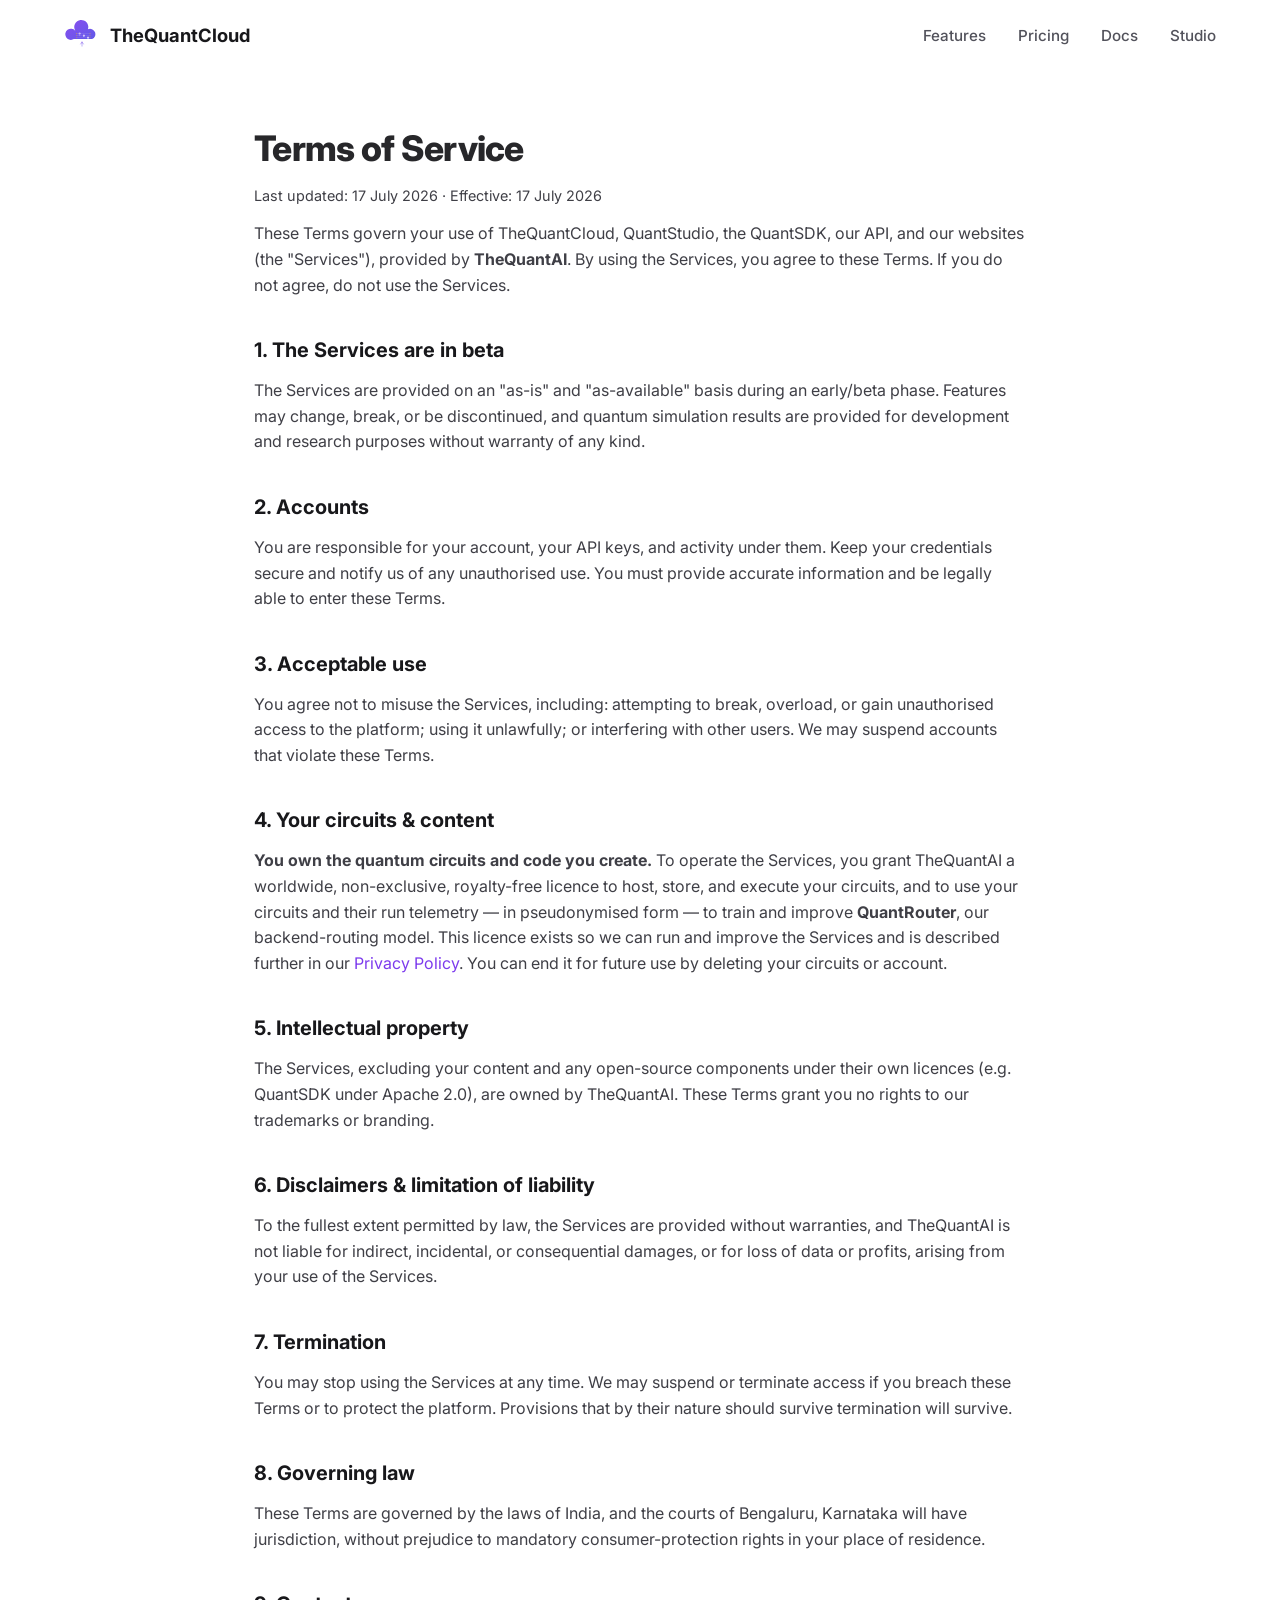
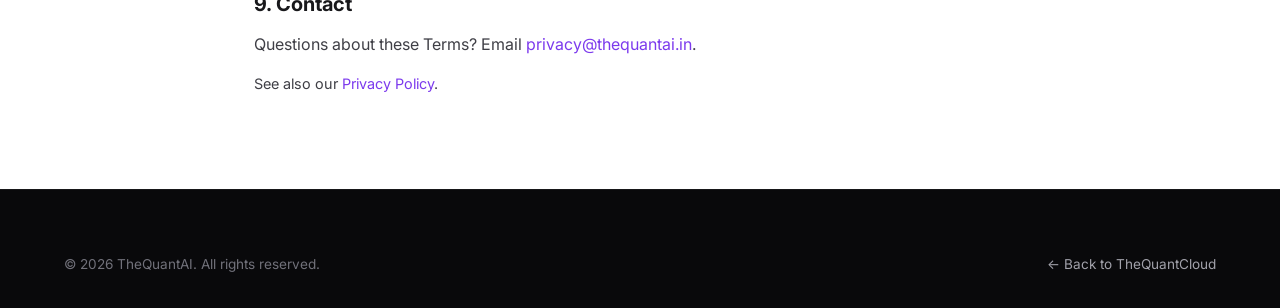
<file: terms.html>
<!DOCTYPE html>
<html lang="en">
<head>
    <meta charset="UTF-8">
    <meta name="viewport" content="width=device-width, initial-scale=1.0">
    <title>Terms of Service — TheQuantCloud</title>
    <meta name="description" content="The terms governing your use of TheQuantCloud, QuantStudio, and QuantSDK, including circuit ownership and the QuantRouter ML-training licence.">
    <meta name="robots" content="index, follow">

    <link rel="icon" type="image/svg+xml" href="assets/favicon.svg">
    <link rel="preconnect" href="https://fonts.googleapis.com">
    <link rel="preconnect" href="https://fonts.gstatic.com" crossorigin>
    <link href="https://fonts.googleapis.com/css2?family=Inter:wght@400;500;600;700;800&family=JetBrains+Mono:wght@400;500&display=swap" rel="stylesheet">
    <link rel="stylesheet" href="style.css">
    <!-- Cloudflare Web Analytics --><script defer src='https://static.cloudflareinsights.com/beacon.min.js' data-cf-beacon='{"token": "c4b32c754ed54023b103a20264b13b97"}'></script><!-- End Cloudflare Web Analytics -->
</head>
<body>
    <!-- ─── Navigation ─── -->
    <nav class="nav" id="nav">
        <div class="container nav-inner">
            <a href="/" class="nav-logo">
                <img src="assets/logo-thequantcloud.svg" alt="TheQuantCloud" width="36" height="36">
                <span>TheQuantCloud</span>
            </a>
            <div class="nav-links" id="navLinks">
                <a href="/#features">Features</a>
                <a href="/#pricing">Pricing</a>
                <a href="https://docs.thequantcloud.com">Docs</a>
                <a href="https://studio.thequantcloud.com">Studio</a>
            </div>
        </div>
    </nav>

    <!-- ─── Legal content ─── -->
    <main class="container legal">
        <h1>Terms of Service</h1>
        <p class="legal-meta">Last updated: 17 July 2026 · Effective: 17 July 2026</p>

        <p>These Terms govern your use of TheQuantCloud, QuantStudio, the QuantSDK, our API, and our websites (the "Services"), provided by <strong>TheQuantAI</strong>. By using the Services, you agree to these Terms. If you do not agree, do not use the Services.</p>

        <h2>1. The Services are in beta</h2>
        <p>The Services are provided on an "as-is" and "as-available" basis during an early/beta phase. Features may change, break, or be discontinued, and quantum simulation results are provided for development and research purposes without warranty of any kind.</p>

        <h2>2. Accounts</h2>
        <p>You are responsible for your account, your API keys, and activity under them. Keep your credentials secure and notify us of any unauthorised use. You must provide accurate information and be legally able to enter these Terms.</p>

        <h2>3. Acceptable use</h2>
        <p>You agree not to misuse the Services, including: attempting to break, overload, or gain unauthorised access to the platform; using it unlawfully; or interfering with other users. We may suspend accounts that violate these Terms.</p>

        <h2>4. Your circuits &amp; content</h2>
        <p><strong>You own the quantum circuits and code you create.</strong> To operate the Services, you grant TheQuantAI a worldwide, non-exclusive, royalty-free licence to host, store, and execute your circuits, and to use your circuits and their run telemetry — in pseudonymised form — to train and improve <strong>QuantRouter</strong>, our backend-routing model. This licence exists so we can run and improve the Services and is described further in our <a href="/privacy">Privacy Policy</a>. You can end it for future use by deleting your circuits or account.</p>

        <h2>5. Intellectual property</h2>
        <p>The Services, excluding your content and any open-source components under their own licences (e.g. QuantSDK under Apache 2.0), are owned by TheQuantAI. These Terms grant you no rights to our trademarks or branding.</p>

        <h2>6. Disclaimers &amp; limitation of liability</h2>
        <p>To the fullest extent permitted by law, the Services are provided without warranties, and TheQuantAI is not liable for indirect, incidental, or consequential damages, or for loss of data or profits, arising from your use of the Services.</p>

        <h2>7. Termination</h2>
        <p>You may stop using the Services at any time. We may suspend or terminate access if you breach these Terms or to protect the platform. Provisions that by their nature should survive termination will survive.</p>

        <h2>8. Governing law</h2>
        <p>These Terms are governed by the laws of India, and the courts of Bengaluru, Karnataka will have jurisdiction, without prejudice to mandatory consumer-protection rights in your place of residence.</p>

        <h2>9. Contact</h2>
        <p>Questions about these Terms? Email <a href="mailto:privacy@thequantai.in">privacy@thequantai.in</a>.</p>

        <p class="legal-meta">See also our <a href="/privacy">Privacy Policy</a>.</p>
    </main>

    <!-- ─── Footer ─── -->
    <footer class="footer">
        <div class="container">
            <div class="footer-bottom" style="border-top:none;padding-top:0;">
                <p>&copy; 2026 TheQuantAI. All rights reserved.</p>
                <p><a href="/" style="color:var(--gray-400);text-decoration:none;">← Back to TheQuantCloud</a></p>
            </div>
        </div>
    </footer>
</body>
</html>
</file>
<file: style.css>
/* ─── TheQuantCloud — Design System (extends shared palette) ─── */

:root {
    --violet-50: #F5F3FF;
    --violet-100: #EDE9FE;
    --violet-200: #DDD6FE;
    --violet-400: #A78BFA;
    --violet-500: #8B5CF6;
    --violet-600: #7C3AED;
    --violet-700: #6D28D9;
    --violet-800: #5B21B6;
    --violet-900: #4C1D95;
    --indigo-500: #6366F1;
    --indigo-600: #4F46E5;
    --amber-400: #FBBF24;
    --amber-500: #F59E0B;
    --gray-50: #FAFAFA;
    --gray-100: #F4F4F5;
    --gray-200: #E4E4E7;
    --gray-300: #D4D4D8;
    --gray-400: #A1A1AA;
    --gray-500: #71717A;
    --gray-600: #52525B;
    --gray-700: #3F3F46;
    --gray-800: #27272A;
    --gray-900: #18181B;
    --gray-950: #09090B;
    --font-sans: 'Inter', system-ui, -apple-system, sans-serif;
    --font-mono: 'JetBrains Mono', 'Fira Code', monospace;
    --radius: 12px;
    --radius-sm: 8px;
    --radius-lg: 16px;
    --radius-xl: 24px;
    --shadow-sm: 0 1px 2px rgba(0,0,0,0.05);
    --shadow: 0 4px 6px -1px rgba(0,0,0,0.1);
    --shadow-lg: 0 10px 15px -3px rgba(0,0,0,0.1);
    --shadow-xl: 0 20px 25px -5px rgba(0,0,0,0.1);
    --shadow-glow: 0 0 40px rgba(124,58,237,0.15);
}

*, *::before, *::after { box-sizing: border-box; margin: 0; padding: 0; }
html { scroll-behavior: smooth; }
body {
    font-family: var(--font-sans);
    color: var(--gray-800);
    background: white;
    line-height: 1.6;
    -webkit-font-smoothing: antialiased;
}
.container { max-width: 1200px; margin: 0 auto; padding: 0 24px; }

/* ─── Nav (shared) ─── */
.nav {
    position: fixed; top: 0; left: 0; right: 0; z-index: 1000;
    background: rgba(255,255,255,0.85); backdrop-filter: blur(16px); -webkit-backdrop-filter: blur(16px);
    border-bottom: 1px solid transparent; transition: border-color 0.3s, background 0.3s;
}
.nav.scrolled { border-bottom-color: var(--gray-200); background: rgba(255,255,255,0.95); }
.nav-inner { display: flex; align-items: center; justify-content: space-between; height: 72px; }
.nav-logo { display: flex; align-items: center; gap: 10px; text-decoration: none; font-weight: 700; font-size: 1.15rem; color: var(--gray-900); }
.nav-links { display: flex; align-items: center; gap: 32px; }
.nav-links a { text-decoration: none; color: var(--gray-600); font-weight: 500; font-size: 0.95rem; transition: color 0.2s; }
.nav-links a:hover { color: var(--violet-600); }
.nav-github { display: flex; align-items: center; padding: 8px; border-radius: 8px; transition: background 0.2s; }
.nav-github:hover { background: var(--gray-100); }
.nav-toggle { display: none; flex-direction: column; gap: 5px; background: none; border: none; cursor: pointer; padding: 8px; }
.nav-toggle span { display: block; width: 24px; height: 2px; background: var(--gray-700); border-radius: 2px; }

/* ─── Hero ─── */
.hero {
    position: relative; padding: 160px 0 100px; overflow: hidden;
    background: linear-gradient(180deg, var(--violet-50) 0%, white 100%);
}
.hero-bg { position: absolute; inset: 0; overflow: hidden; }
.hero-grid {
    position: absolute; inset: 0;
    background-image: linear-gradient(rgba(124,58,237,0.05) 1px, transparent 1px), linear-gradient(90deg, rgba(124,58,237,0.05) 1px, transparent 1px);
    background-size: 60px 60px;
    mask-image: radial-gradient(ellipse at center, black 30%, transparent 70%);
    -webkit-mask-image: radial-gradient(ellipse at center, black 30%, transparent 70%);
}
.hero-glow { position: absolute; top: -200px; left: 50%; transform: translateX(-50%); width: 800px; height: 600px; background: radial-gradient(ellipse, rgba(124,58,237,0.12) 0%, transparent 70%); }
.hero-content { position: relative; text-align: center; z-index: 1; }
.hero-badge {
    display: inline-flex; align-items: center; gap: 8px; padding: 8px 20px;
    background: white; border: 1px solid var(--violet-200); border-radius: 100px;
    font-size: 0.875rem; font-weight: 600; color: var(--violet-700); margin-bottom: 24px;
    box-shadow: var(--shadow-sm);
}
.hero h1 { font-size: clamp(2.5rem, 6vw, 4.2rem); font-weight: 800; line-height: 1.1; letter-spacing: -0.03em; color: var(--gray-900); margin-bottom: 20px; }
.gradient-text { background: linear-gradient(135deg, var(--violet-600), var(--indigo-600), var(--violet-500)); -webkit-background-clip: text; -webkit-text-fill-color: transparent; background-clip: text; }
.hero-subtitle { font-size: 1.2rem; color: var(--gray-500); max-width: 680px; margin: 0 auto 36px; line-height: 1.7; }
.hero-actions { display: flex; gap: 16px; justify-content: center; flex-wrap: wrap; margin-bottom: 32px; }

/* install bar under hero */
.install-bar {
    display: inline-flex; align-items: center; gap: 12px;
    background: var(--gray-950); border: 1px solid var(--gray-800); border-radius: var(--radius);
    padding: 14px 24px;
}
.install-bar code { font-family: var(--font-mono); font-size: 0.95rem; color: var(--amber-400); }
.install-bar .copy-btn { background: none; border: none; color: var(--gray-400); cursor: pointer; padding: 4px; transition: color 0.2s; }
.install-bar .copy-btn:hover { color: white; }

/* ─── Buttons ─── */
.btn {
    display: inline-flex; align-items: center; gap: 8px; padding: 14px 28px;
    border-radius: var(--radius); font-weight: 600; font-size: 0.95rem;
    text-decoration: none; transition: all 0.2s ease; cursor: pointer; border: none;
}
.btn-primary { background: linear-gradient(135deg, var(--violet-600), var(--indigo-600)); color: white; box-shadow: 0 4px 14px rgba(124,58,237,0.35); }
.btn-primary:hover { transform: translateY(-2px); box-shadow: 0 6px 20px rgba(124,58,237,0.45); }
.btn-secondary { background: white; color: var(--gray-800); border: 1px solid var(--gray-200); box-shadow: var(--shadow-sm); }
.btn-secondary:hover { background: var(--gray-50); border-color: var(--gray-300); transform: translateY(-1px); }
.btn-outline { background: transparent; color: white; border: 1px solid rgba(255,255,255,0.3); }
.btn-outline:hover { background: rgba(255,255,255,0.1); border-color: rgba(255,255,255,0.5); }

/* ─── Sections ─── */
.section { padding: 100px 0; }
.section-dark { background: var(--gray-950); color: white; }
.section-dark .section-desc { color: var(--gray-400); }
.section-header { text-align: center; margin-bottom: 64px; }
.section-tag { display: inline-block; padding: 4px 16px; background: var(--violet-100); color: var(--violet-700); border-radius: 100px; font-size: 0.8rem; font-weight: 600; text-transform: uppercase; letter-spacing: 0.08em; margin-bottom: 16px; }
.section-dark .section-tag { background: rgba(124,58,237,0.2); color: var(--violet-400); }
.section-header h2 { font-size: clamp(2rem, 4vw, 3rem); font-weight: 800; letter-spacing: -0.02em; line-height: 1.15; margin-bottom: 16px; }
.section-desc { font-size: 1.1rem; color: var(--gray-500); max-width: 640px; margin: 0 auto; line-height: 1.7; }

/* ─── Features Grid ─── */
.features-grid {
    display: grid;
    grid-template-columns: repeat(auto-fill, minmax(280px, 1fr));
    gap: 24px;
}
.feature-card {
    padding: 32px;
    background: white;
    border: 1px solid var(--gray-200);
    border-radius: var(--radius-lg);
    transition: all 0.3s;
}
.feature-card:hover { border-color: var(--violet-200); box-shadow: var(--shadow-glow); transform: translateY(-4px); }
.feature-card-large { grid-column: span 2; }
.feature-icon { font-size: 2rem; margin-bottom: 16px; }
.feature-icon-lg { font-size: 2.5rem; margin-bottom: 16px; }
.feature-card h3 { font-size: 1.15rem; font-weight: 700; margin-bottom: 8px; color: var(--gray-900); }
.feature-card p { color: var(--gray-500); font-size: 0.95rem; line-height: 1.6; }
.feature-chip-row { display: flex; flex-wrap: wrap; gap: 8px; margin-top: 16px; }
.chip {
    padding: 4px 14px; background: var(--violet-50); color: var(--violet-700);
    border-radius: 100px; font-size: 0.8rem; font-weight: 600;
}

/* ─── SDK Showcase ─── */
.sdk-showcase { max-width: 800px; margin: 0 auto; }
.sdk-tabs { display: flex; gap: 8px; margin-bottom: 24px; justify-content: center; flex-wrap: wrap; }
.sdk-tab {
    padding: 10px 24px; border-radius: 100px; border: 1px solid rgba(255,255,255,0.15);
    background: transparent; color: var(--gray-400); font-weight: 600; font-size: 0.9rem;
    cursor: pointer; transition: all 0.2s;
}
.sdk-tab:hover { border-color: rgba(255,255,255,0.3); color: white; }
.sdk-tab.active { background: rgba(124,58,237,0.25); border-color: var(--violet-500); color: white; }
.sdk-panel { display: none; }
.sdk-panel.active { display: block; }

/* ─── Code Block ─── */
.tech-code { background: var(--gray-950); border-radius: var(--radius-lg); overflow: hidden; box-shadow: var(--shadow-xl); border: 1px solid var(--gray-800); }
.code-header { display: flex; align-items: center; gap: 12px; padding: 14px 20px; background: var(--gray-900); border-bottom: 1px solid var(--gray-800); }
.code-dots { display: flex; gap: 8px; }
.dot { width: 12px; height: 12px; border-radius: 50%; }
.dot.red { background: #FF5F57; } .dot.yellow { background: #FEBC2E; } .dot.green { background: #28C840; }
.code-title { font-family: var(--font-mono); font-size: 0.8rem; color: var(--gray-400); }
.code-block { padding: 24px; font-family: var(--font-mono); font-size: 0.88rem; line-height: 1.8; color: #E4E4E7; overflow-x: auto; }
.code-block .kw { color: #C084FC; }
.code-block .mod { color: #67E8F9; }
.code-block .fn { color: #67E8F9; }
.code-block .str { color: #86EFAC; }
.code-block .num { color: var(--amber-400); }
.code-block .cmt { color: #71717A; font-style: italic; }

/* ─── Backends ─── */
.backends-grid { display: grid; grid-template-columns: repeat(auto-fit, minmax(260px, 1fr)); gap: 24px; }
.backend-card {
    padding: 32px; background: white; border: 1px solid var(--gray-200);
    border-radius: var(--radius-lg); text-align: center; transition: all 0.3s;
}
.backend-card:hover { border-color: var(--violet-200); box-shadow: var(--shadow-glow); transform: translateY(-4px); }
.backend-icon { font-size: 2rem; margin-bottom: 16px; display: flex; justify-content: center; }
.backend-card h3 { font-size: 1.15rem; font-weight: 700; margin-bottom: 8px; }
.backend-card p { color: var(--gray-500); font-size: 0.9rem; line-height: 1.6; margin-bottom: 16px; }
.backend-status {
    display: inline-block; padding: 4px 14px; border-radius: 100px;
    font-size: 0.8rem; font-weight: 600;
}
.backend-status.available { background: rgba(34,197,94,0.1); color: #22C55E; }
.backend-status.coming { background: rgba(251,191,36,0.1); color: var(--amber-500); }

/* ─── Docs Grid ─── */
.docs-grid { display: grid; grid-template-columns: repeat(auto-fit, minmax(300px, 1fr)); gap: 24px; }
.doc-card {
    display: block; padding: 32px; background: rgba(255,255,255,0.05);
    border: 1px solid rgba(255,255,255,0.1); border-radius: var(--radius-lg);
    text-decoration: none; color: white; transition: all 0.3s;
}
.doc-card:hover { border-color: rgba(124,58,237,0.3); background: rgba(255,255,255,0.08); transform: translateY(-2px); }
.doc-icon { font-size: 1.8rem; margin-bottom: 12px; }
.doc-card h3 { font-size: 1.1rem; font-weight: 700; margin-bottom: 6px; }
.doc-card p { color: var(--gray-400); font-size: 0.9rem; line-height: 1.6; }

/* ─── Pricing ─── */
.pricing-grid { display: grid; grid-template-columns: repeat(auto-fit, minmax(340px, 1fr)); gap: 32px; max-width: 800px; margin: 0 auto; }
.pricing-card {
    padding: 40px; background: white; border: 1px solid var(--gray-200);
    border-radius: var(--radius-xl); transition: all 0.3s;
}
.pricing-card:hover { box-shadow: var(--shadow-lg); }
.pricing-card-featured { border-color: var(--violet-300); box-shadow: var(--shadow-glow); position: relative; }
.pricing-card-featured::before {
    content: '★ Recommended'; position: absolute; top: -12px; left: 50%; transform: translateX(-50%);
    padding: 4px 16px; background: linear-gradient(135deg, var(--violet-600), var(--indigo-600));
    color: white; border-radius: 100px; font-size: 0.75rem; font-weight: 600;
}
.pricing-tier { font-size: 0.85rem; font-weight: 600; text-transform: uppercase; letter-spacing: 0.06em; color: var(--violet-600); margin-bottom: 12px; }
.pricing-price { margin-bottom: 12px; }
.price-amount { font-size: 2.2rem; font-weight: 800; color: var(--gray-900); }
.price-period { font-size: 1rem; color: var(--gray-500); margin-left: 4px; }
.pricing-desc { color: var(--gray-500); font-size: 0.95rem; margin-bottom: 24px; line-height: 1.5; }
.pricing-features { list-style: none; margin-bottom: 28px; }
.pricing-features li { padding: 6px 0; color: var(--gray-600); font-size: 0.95rem; }
.pricing-features li::first-letter { color: var(--violet-500); }

/* ─── CTA ─── */
.cta-section { padding: 80px 0; }
.cta-inner {
    text-align: center; padding: 80px 48px;
    background: linear-gradient(135deg, var(--gray-950), #1E1B4B);
    border-radius: var(--radius-xl); color: white; position: relative; overflow: hidden;
}
.cta-inner::before { content: ''; position: absolute; top: -50%; left: -50%; width: 200%; height: 200%; background: radial-gradient(ellipse at 60% 40%, rgba(124,58,237,0.15) 0%, transparent 60%); }
.cta-inner h2 { font-size: clamp(1.8rem, 3.5vw, 2.5rem); font-weight: 800; margin-bottom: 12px; position: relative; }
.cta-inner p { color: var(--gray-400); margin-bottom: 28px; position: relative; }
.cta-install { display: inline-flex; align-items: center; gap: 12px; background: rgba(255,255,255,0.08); border: 1px solid rgba(255,255,255,0.15); border-radius: var(--radius); padding: 14px 24px; margin-bottom: 28px; position: relative; }
.cta-install code { font-family: var(--font-mono); font-size: 1rem; color: var(--amber-400); }
.copy-btn { background: none; border: none; color: var(--gray-400); cursor: pointer; padding: 4px; transition: color 0.2s; }
.copy-btn:hover { color: white; }
.cta-actions { display: flex; justify-content: center; gap: 16px; flex-wrap: wrap; position: relative; }

/* ─── Footer ─── */
.footer { background: var(--gray-950); color: var(--gray-400); padding: 64px 0 32px; border-top: 1px solid rgba(255,255,255,0.06); }
.footer-grid { display: grid; grid-template-columns: 2fr 1fr 1fr 1fr 1fr; gap: 40px; margin-bottom: 48px; }
.footer-brand { display: flex; flex-direction: column; gap: 8px; }
.footer-brand span { font-weight: 700; font-size: 1.1rem; color: white; }
.footer-brand p { font-size: 0.9rem; line-height: 1.6; }
.footer-col h5 { color: white; font-size: 0.85rem; font-weight: 600; text-transform: uppercase; letter-spacing: 0.08em; margin-bottom: 16px; }
.footer-col a { display: block; color: var(--gray-400); text-decoration: none; font-size: 0.9rem; padding: 4px 0; transition: color 0.2s; }
.footer-col a:hover { color: white; }
.footer-bottom { display: flex; justify-content: space-between; padding-top: 24px; border-top: 1px solid rgba(255,255,255,0.06); font-size: 0.85rem; color: var(--gray-500); }

/* ─── Responsive ─── */
@media (max-width: 900px) {
    .feature-card-large { grid-column: span 1; }
    .footer-grid { grid-template-columns: 1fr 1fr; gap: 32px; }
}
@media (max-width: 640px) {
    .nav-links { display: none; }
    .nav-links.open {
        display: flex; flex-direction: column; position: absolute; top: 72px; left: 0; right: 0;
        background: white; padding: 24px; border-bottom: 1px solid var(--gray-200); gap: 16px; box-shadow: var(--shadow-lg);
    }
    .nav-toggle { display: flex; }
    .hero { padding: 120px 0 60px; }
    .section { padding: 64px 0; }
    .footer-grid { grid-template-columns: 1fr; }
    .footer-bottom { flex-direction: column; gap: 8px; text-align: center; }
    .pricing-grid { grid-template-columns: 1fr; }
}

/* ─── Legal pages (privacy / terms) ─── */
.legal { max-width: 820px; padding-top: 120px; padding-bottom: 80px; }
.legal h1 { font-size: 2.2rem; font-weight: 800; letter-spacing: -0.02em; margin-bottom: 8px; }
.legal h2 { font-size: 1.25rem; font-weight: 700; color: var(--gray-900); margin: 36px 0 12px; }
.legal p { color: var(--gray-700); margin-bottom: 14px; }
.legal ul { margin: 0 0 16px 1.2rem; }
.legal li { color: var(--gray-700); margin-bottom: 8px; }
.legal a { color: var(--violet-600); text-decoration: none; }
.legal a:hover { text-decoration: underline; }
.legal-meta { font-size: 0.9rem; color: var(--gray-500); margin-bottom: 28px; }
</file>
